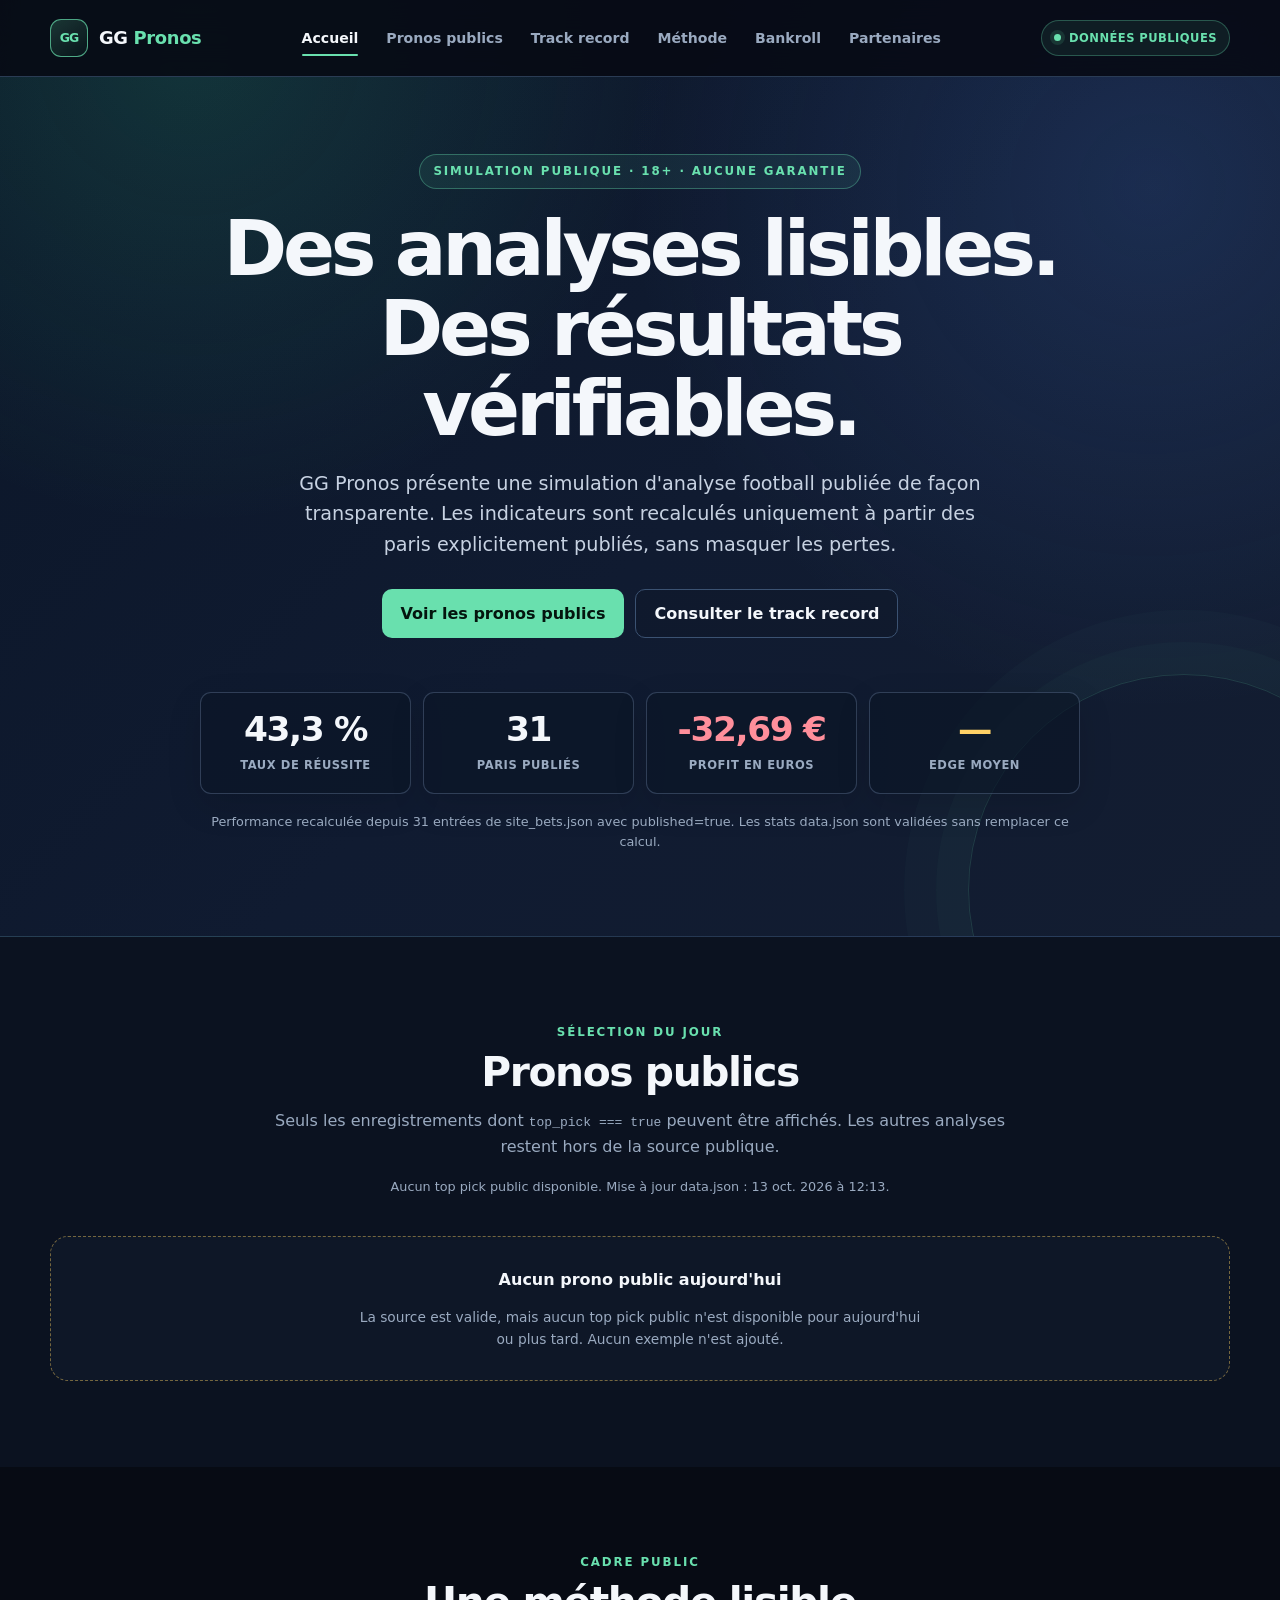
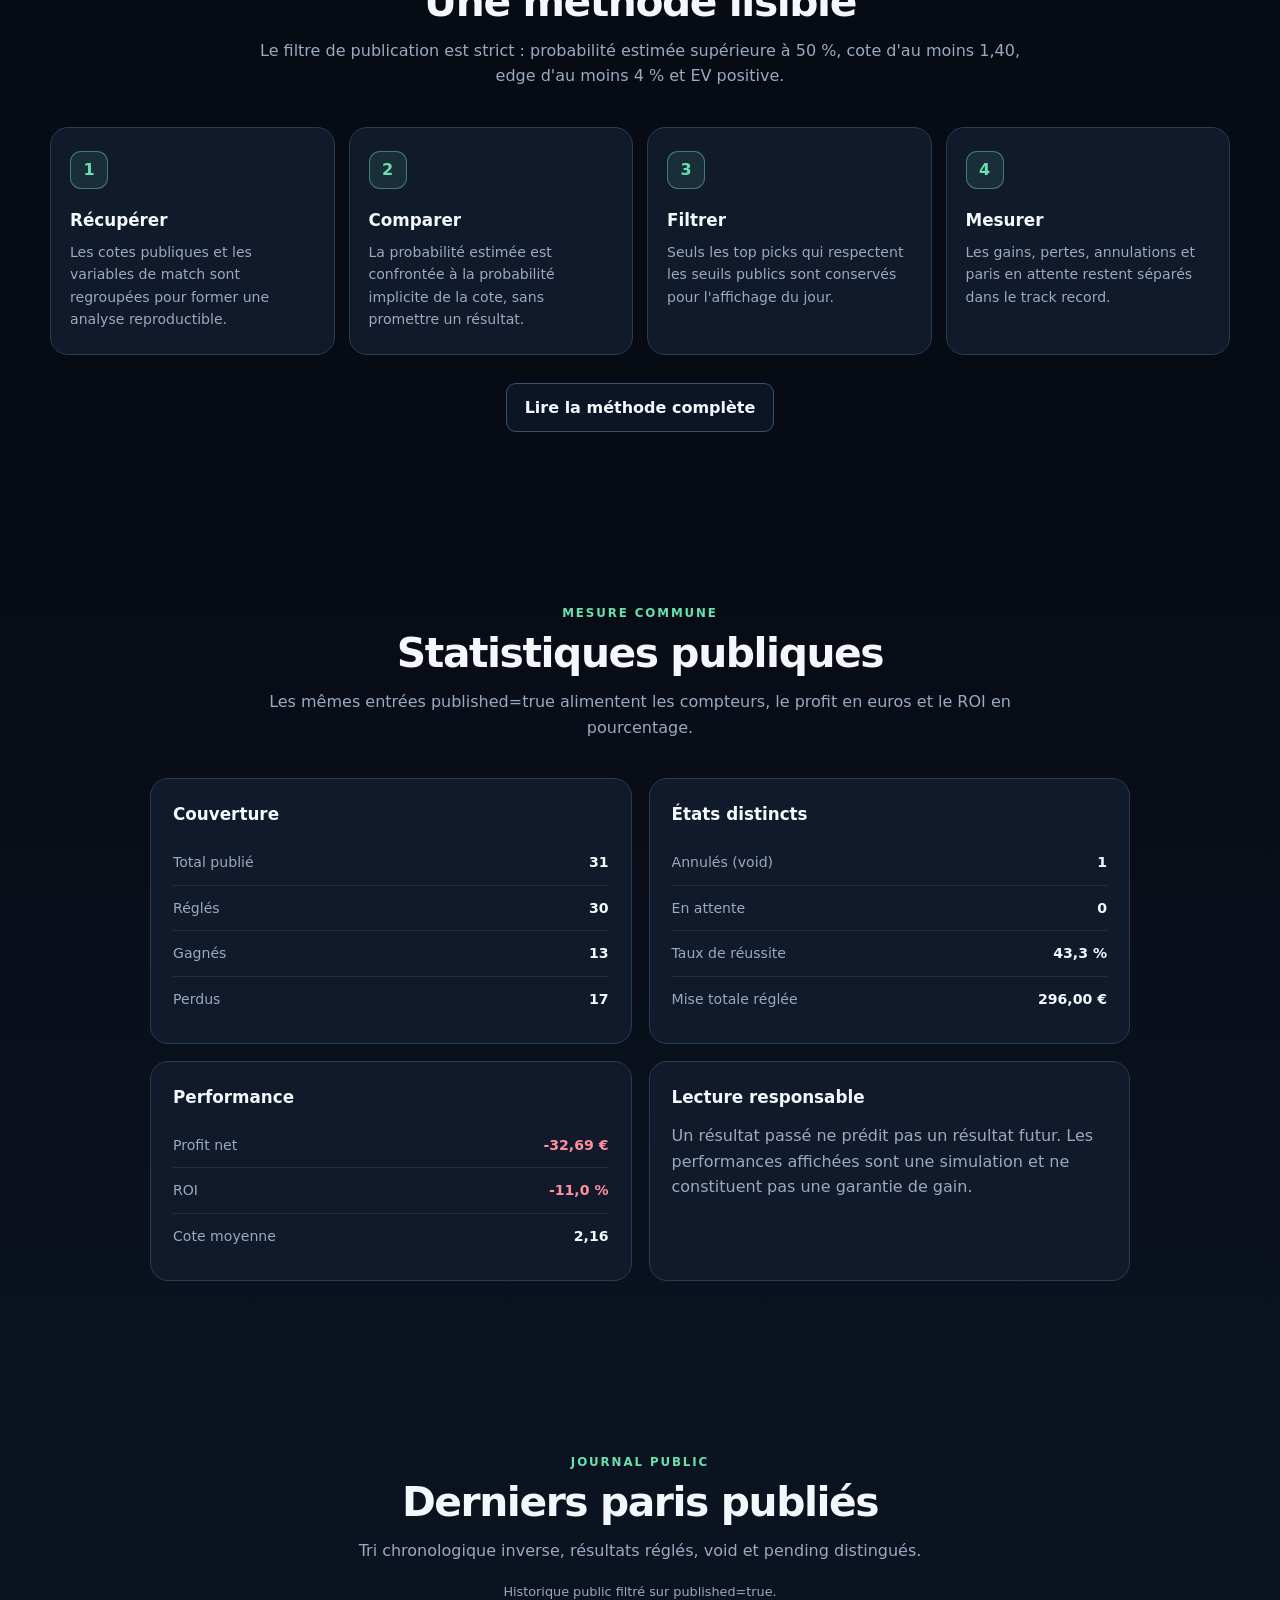
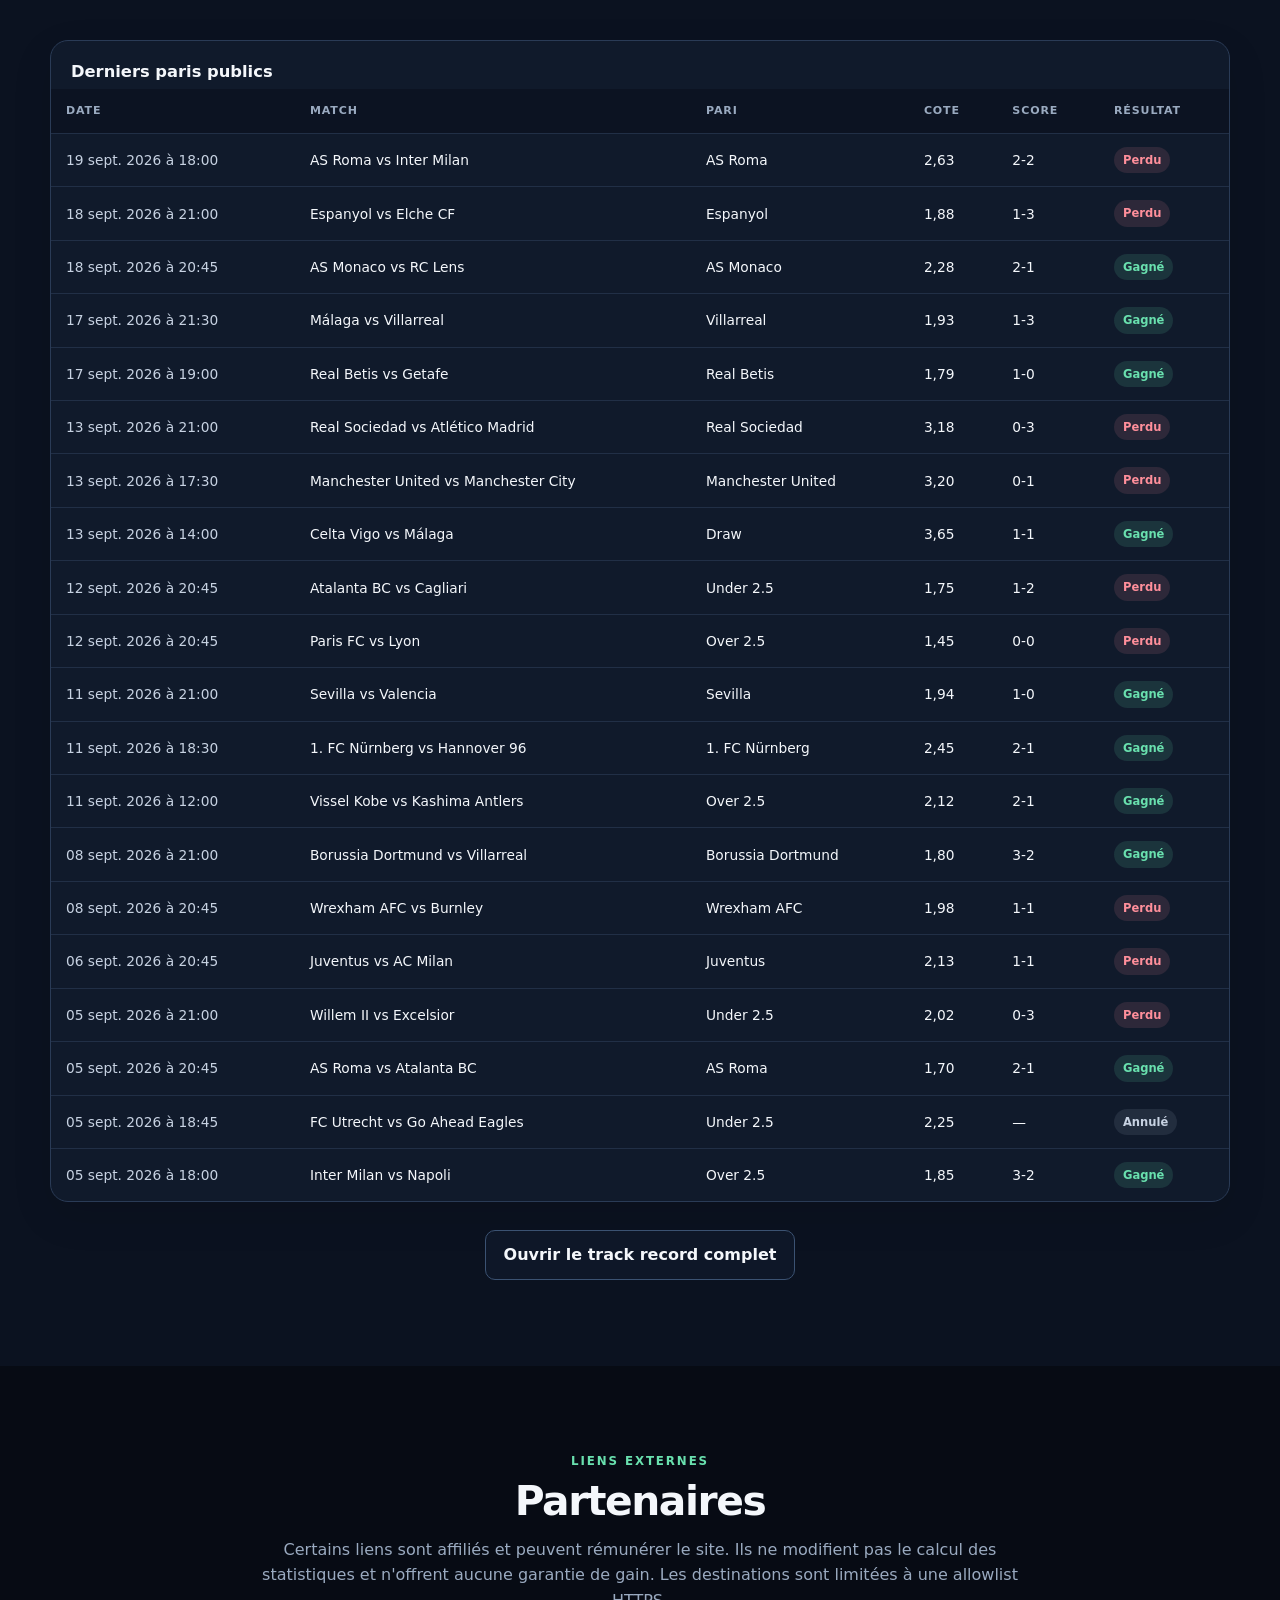
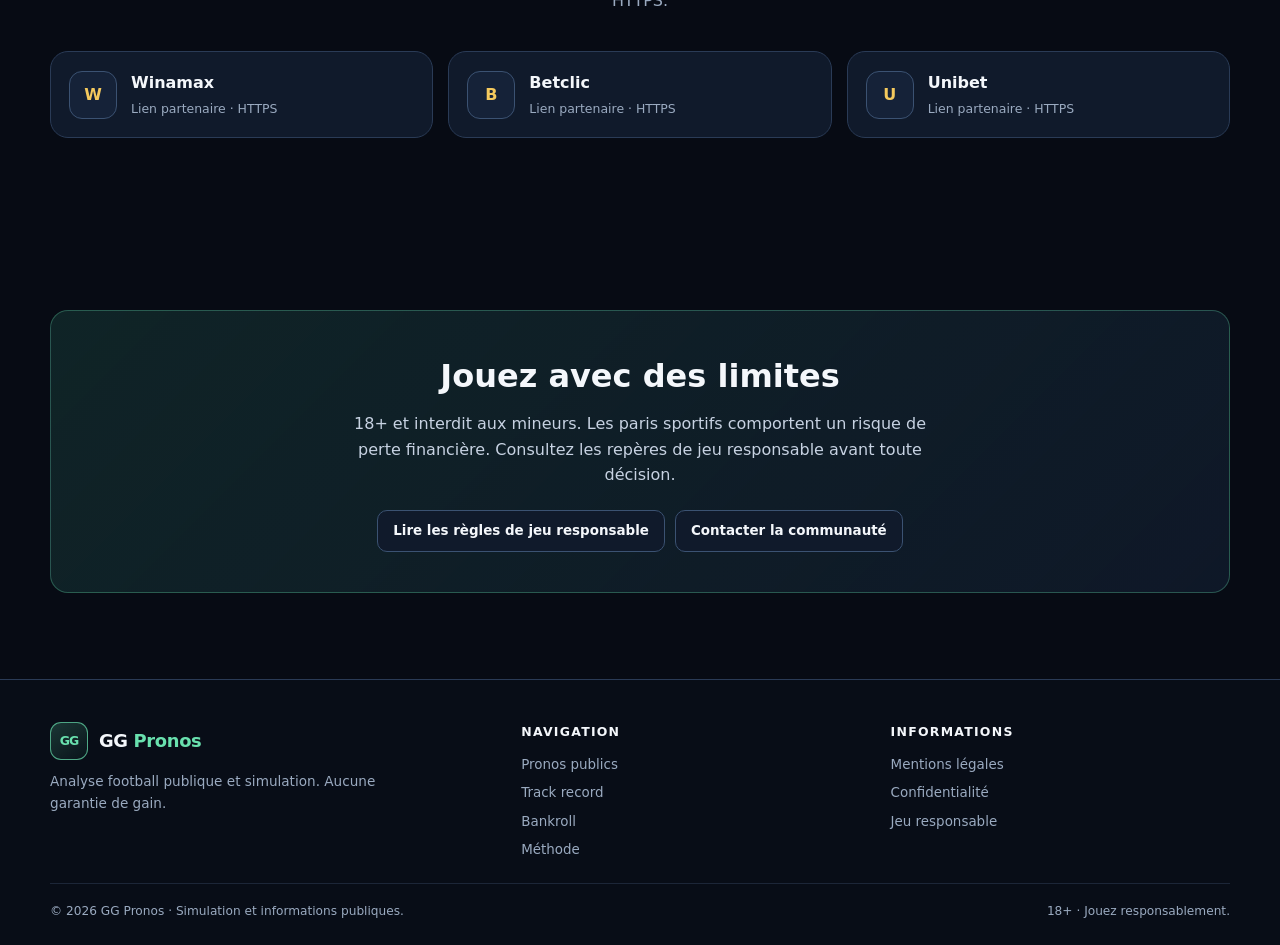
<file: index.html>
<!doctype html>
<html lang="fr">
<head>
    <meta charset="UTF-8">
    <meta name="viewport" content="width=device-width, initial-scale=1">
    <meta name="description" content="GG Pronos : analyse football publique, top picks de simulation et track record transparent. Aucune garantie de gain, 18+.">
    <link rel="canonical" href="https://lulu7755000-wq.github.io/ggpronos/">
    <meta property="og:type" content="website">
    <meta property="og:title" content="GG Pronos — Analyse football publique">
    <meta property="og:description" content="Top picks de simulation, track record public et méthode expliquée. 18+, aucune garantie de gain.">
    <meta property="og:url" content="https://lulu7755000-wq.github.io/ggpronos/">
    <meta property="og:image" content="https://lulu7755000-wq.github.io/ggpronos/ggpronos_banner.png">
    <link rel="stylesheet" href="style.css?v=20260925a">
    <script src="app.js?v=20260925a" defer></script>
</head>
<body data-page="home">
    <a class="skip-link" href="#contenu">Aller au contenu</a>
    <header class="site-header">
        <div class="container header-inner">
            <a class="brand" href="index.html" aria-label="GG Pronos, accueil">
                <span class="brand-mark" aria-hidden="true">GG</span>
                <span>GG <span class="brand-accent">Pronos</span></span>
            </a>
            <button class="menu-toggle" type="button" aria-expanded="false" aria-controls="primary-nav">
                <span>Menu</span>
                <span class="menu-bars" aria-hidden="true"></span>
            </button>
            <nav id="primary-nav" class="site-nav" aria-label="Navigation principale">
                <a class="nav-link" href="index.html" aria-current="page">Accueil</a>
                <a class="nav-link" href="index.html#pronos">Pronos publics</a>
                <a class="nav-link" href="track.html">Track record</a>
                <a class="nav-link" href="methode.html">Méthode</a>
                <a class="nav-link" href="bankroll.html">Bankroll</a>
                <a class="nav-link" href="#affiliations">Partenaires</a>
            </nav>
            <span class="status-pill"><span class="status-dot" aria-hidden="true"></span>Données publiques</span>
        </div>
    </header>

    <main id="contenu">
        <section class="hero" aria-labelledby="hero-title">
            <div class="container hero-inner">
                <p class="eyebrow">Simulation publique · 18+ · aucune garantie</p>
                <h1 id="hero-title">Des analyses lisibles. Des résultats vérifiables.</h1>
                <p class="hero-copy">GG Pronos présente une simulation d'analyse football publiée de façon transparente. Les indicateurs sont recalculés uniquement à partir des paris explicitement publiés, sans masquer les pertes.</p>
                <div class="hero-actions">
                    <a class="button" href="#pronos">Voir les pronos publics</a>
                    <a class="button button-secondary" href="track.html">Consulter le track record</a>
                </div>
                <div class="hero-stats" aria-label="Indicateurs publics">
                    <div class="stat-card"><div class="stat-value" id="win-rate">—</div><div class="stat-label">Taux de réussite</div></div>
                    <div class="stat-card"><div class="stat-value" id="total-bets">—</div><div class="stat-label">Paris publiés</div></div>
                    <div class="stat-card"><div class="stat-value" id="profit">—</div><div class="stat-label">Profit en euros</div></div>
                    <div class="stat-card"><div class="stat-value" id="edge">—</div><div class="stat-label">Edge moyen</div></div>
                </div>
                <p id="stats-source" class="source-note" role="status" aria-live="polite">Chargement des données publiques…</p>
            </div>
        </section>

        <section id="pronos" class="section pronos-section" aria-labelledby="pronos-title">
            <div class="container">
                <div class="section-heading">
                    <p class="section-kicker">Sélection du jour</p>
                    <h2 id="pronos-title" class="section-title">Pronos publics</h2>
                    <p class="section-subtitle">Seuls les enregistrements dont <code>top_pick === true</code> peuvent être affichés. Les autres analyses restent hors de la source publique.</p>
                    <p id="pronos-source" class="source-note" role="status" aria-live="polite">Chargement des pronos publics…</p>
                </div>
                <div id="pronos-container" class="pronos-grid" aria-live="polite">
                    <div class="loading-state" role="status"><strong>Chargement des pronos publics</strong><p>Lecture de data.json en cours.</p></div>
                </div>
            </div>
        </section>

        <section class="section" aria-labelledby="methode-title">
            <div class="container">
                <div class="section-heading">
                    <p class="section-kicker">Cadre public</p>
                    <h2 id="methode-title" class="section-title">Une méthode lisible</h2>
                    <p class="section-subtitle">Le filtre de publication est strict : probabilité estimée supérieure à 50 %, cote d'au moins 1,40, edge d'au moins 4 % et EV positive.</p>
                </div>
                <div class="steps-grid">
                    <article class="step-card"><div class="step-number">1</div><h3>Récupérer</h3><p>Les cotes publiques et les variables de match sont regroupées pour former une analyse reproductible.</p></article>
                    <article class="step-card"><div class="step-number">2</div><h3>Comparer</h3><p>La probabilité estimée est confrontée à la probabilité implicite de la cote, sans promettre un résultat.</p></article>
                    <article class="step-card"><div class="step-number">3</div><h3>Filtrer</h3><p>Seuls les top picks qui respectent les seuils publics sont conservés pour l'affichage du jour.</p></article>
                    <article class="step-card"><div class="step-number">4</div><h3>Mesurer</h3><p>Les gains, pertes, annulations et paris en attente restent séparés dans le track record.</p></article>
                </div>
                <div class="button-row"><a class="button button-secondary" href="methode.html">Lire la méthode complète</a></div>
            </div>
        </section>

        <section id="stats" class="section stats-section" aria-labelledby="stats-title">
            <div class="container">
                <div class="section-heading">
                    <p class="section-kicker">Mesure commune</p>
                    <h2 id="stats-title" class="section-title">Statistiques publiques</h2>
                    <p class="section-subtitle">Les mêmes entrées published=true alimentent les compteurs, le profit en euros et le ROI en pourcentage.</p>
                </div>
                <div class="stats-grid">
                    <article class="stat-panel">
                        <h3>Couverture</h3>
                        <div class="stat-list">
                            <div class="stat-line"><span>Total publié</span><strong id="stats-total" class="stat-line-value">—</strong></div>
                            <div class="stat-line"><span>Réglés</span><strong id="stats-settled" class="stat-line-value">—</strong></div>
                            <div class="stat-line"><span>Gagnés</span><strong id="stats-won" class="stat-line-value">—</strong></div>
                            <div class="stat-line"><span>Perdus</span><strong id="stats-lost" class="stat-line-value">—</strong></div>
                        </div>
                    </article>
                    <article class="stat-panel">
                        <h3>États distincts</h3>
                        <div class="stat-list">
                            <div class="stat-line"><span>Annulés (void)</span><strong id="stats-void" class="stat-line-value">—</strong></div>
                            <div class="stat-line"><span>En attente</span><strong id="stats-pending" class="stat-line-value">—</strong></div>
                            <div class="stat-line"><span>Taux de réussite</span><strong id="stats-winrate" class="stat-line-value">—</strong></div>
                            <div class="stat-line"><span>Mise totale réglée</span><strong id="stats-staked" class="stat-line-value">—</strong></div>
                        </div>
                    </article>
                    <article class="stat-panel">
                        <h3>Performance</h3>
                        <div class="stat-list">
                            <div class="stat-line"><span>Profit net</span><strong id="stats-profit" class="stat-line-value">—</strong></div>
                            <div class="stat-line"><span>ROI</span><strong id="stats-roi" class="stat-line-value">—</strong></div>
                            <div class="stat-line"><span>Cote moyenne</span><strong id="stats-odds" class="stat-line-value">—</strong></div>
                        </div>
                    </article>
                    <article class="stat-panel">
                        <h3>Lecture responsable</h3>
                        <p class="section-subtitle">Un résultat passé ne prédit pas un résultat futur. Les performances affichées sont une simulation et ne constituent pas une garantie de gain.</p>
                    </article>
                </div>
            </div>
        </section>

        <section id="historique" class="section history-section" aria-labelledby="history-title">
            <div class="container">
                <div class="section-heading">
                    <p class="section-kicker">Journal public</p>
                    <h2 id="history-title" class="section-title">Derniers paris publiés</h2>
                    <p class="section-subtitle">Tri chronologique inverse, résultats réglés, void et pending distingués.</p>
                    <p id="history-source" class="source-note" role="status" aria-live="polite">Chargement de l'historique public…</p>
                </div>
                <div class="table-card">
                    <div class="table-wrap">
                        <table class="data-table">
                            <caption>Derniers paris publics</caption>
                            <thead><tr><th scope="col">Date</th><th scope="col">Match</th><th scope="col">Pari</th><th scope="col">Cote</th><th scope="col">Score</th><th scope="col">Résultat</th></tr></thead>
                            <tbody id="history-body"><tr class="empty-row"><td colspan="6">Chargement de l'historique public…</td></tr></tbody>
                        </table>
                    </div>
                </div>
                <div class="button-row"><a class="button button-secondary" href="track.html">Ouvrir le track record complet</a></div>
            </div>
        </section>

        <section id="affiliations" class="section" aria-labelledby="partners-title">
            <div class="container">
                <div class="section-heading">
                    <p class="section-kicker">Liens externes</p>
                    <h2 id="partners-title" class="section-title">Partenaires</h2>
                    <p class="section-subtitle">Certains liens sont affiliés et peuvent rémunérer le site. Ils ne modifient pas le calcul des statistiques et n'offrent aucune garantie de gain. Les destinations sont limitées à une allowlist HTTPS.</p>
                </div>
                <div class="partner-grid">
                    <a class="partner-card" href="https://www.winamax.fr/parrainage/invite.php?code=GG7H9E" target="_blank" rel="noopener noreferrer"><span class="partner-mark" aria-hidden="true">W</span><span class="partner-copy"><strong>Winamax</strong><span>Lien partenaire · HTTPS</span></span></a>
                    <a class="partner-card" href="https://www.betclic.fr/" target="_blank" rel="noopener noreferrer"><span class="partner-mark" aria-hidden="true">B</span><span class="partner-copy"><strong>Betclic</strong><span>Lien partenaire · HTTPS</span></span></a>
                    <a class="partner-card" href="https://www.unibet.fr/" target="_blank" rel="noopener noreferrer"><span class="partner-mark" aria-hidden="true">U</span><span class="partner-copy"><strong>Unibet</strong><span>Lien partenaire · HTTPS</span></span></a>
                </div>
            </div>
        </section>

        <section class="section" aria-labelledby="responsibility-title">
            <div class="container">
                <div class="cta-panel">
                    <h2 id="responsibility-title">Jouez avec des limites</h2>
                    <p>18+ et interdit aux mineurs. Les paris sportifs comportent un risque de perte financière. Consultez les repères de jeu responsable avant toute décision.</p>
                    <div class="social-links">
                        <a class="social-link" href="jeu-responsable.html">Lire les règles de jeu responsable</a>
                        <a class="social-link" href="https://t.me/ggpronos" target="_blank" rel="noopener noreferrer">Contacter la communauté</a>
                    </div>
                </div>
            </div>
        </section>
    </main>

    <footer class="site-footer">
        <div class="container footer-inner">
            <div class="footer-brand">
                <a class="brand" href="index.html"><span class="brand-mark" aria-hidden="true">GG</span><span>GG <span class="brand-accent">Pronos</span></span></a>
                <p>Analyse football publique et simulation. Aucune garantie de gain.</p>
            </div>
            <div>
                <h2 class="footer-heading">Navigation</h2>
                <nav class="footer-links" aria-label="Navigation de pied de page"><a href="index.html#pronos">Pronos publics</a><a href="track.html">Track record</a><a href="bankroll.html">Bankroll</a><a href="methode.html">Méthode</a></nav>
            </div>
            <div>
                <h2 class="footer-heading">Informations</h2>
                <nav class="footer-links" aria-label="Informations légales"><a href="mentions.html">Mentions légales</a><a href="confidentialite.html">Confidentialité</a><a href="jeu-responsable.html">Jeu responsable</a></nav>
            </div>
        </div>
        <div class="container footer-bottom"><p>© 2026 GG Pronos · Simulation et informations publiques.</p><p>18+ · Jouez responsablement.</p></div>
    </footer>
</body>
</html>
</file>
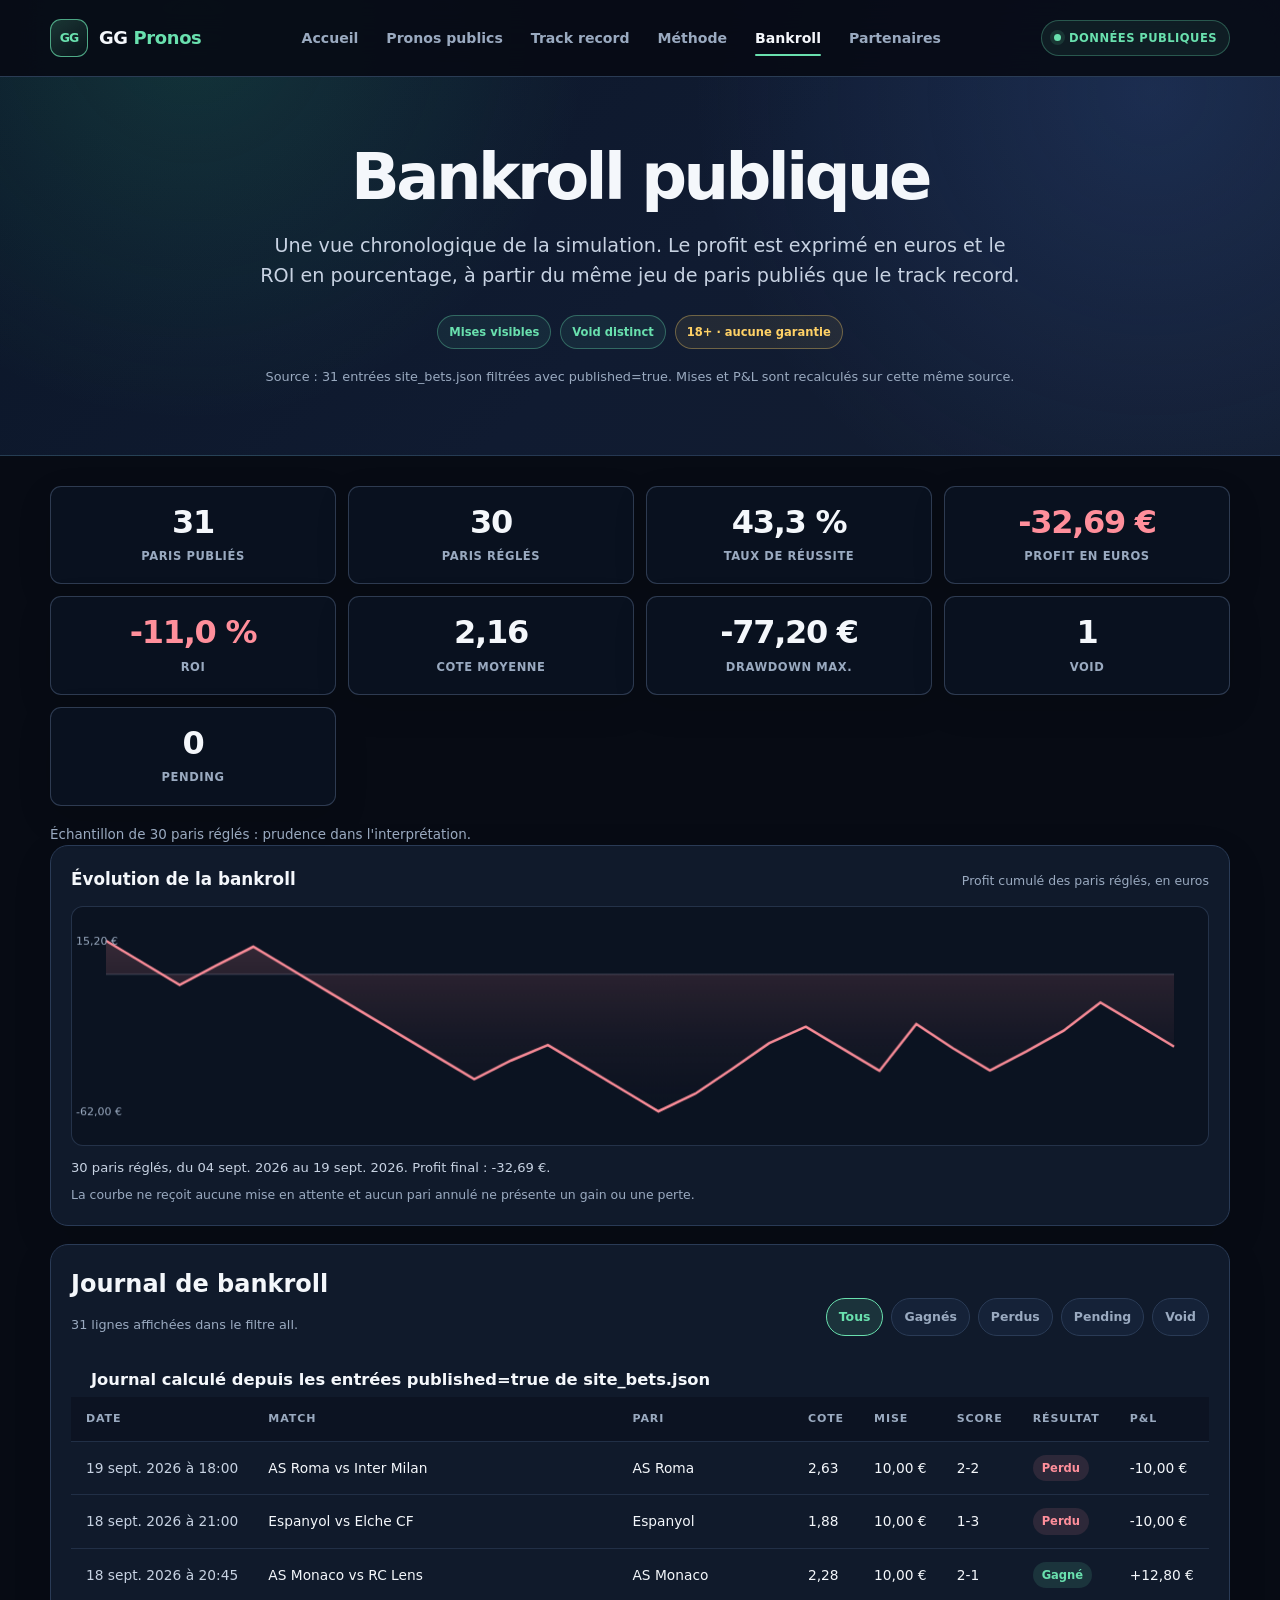
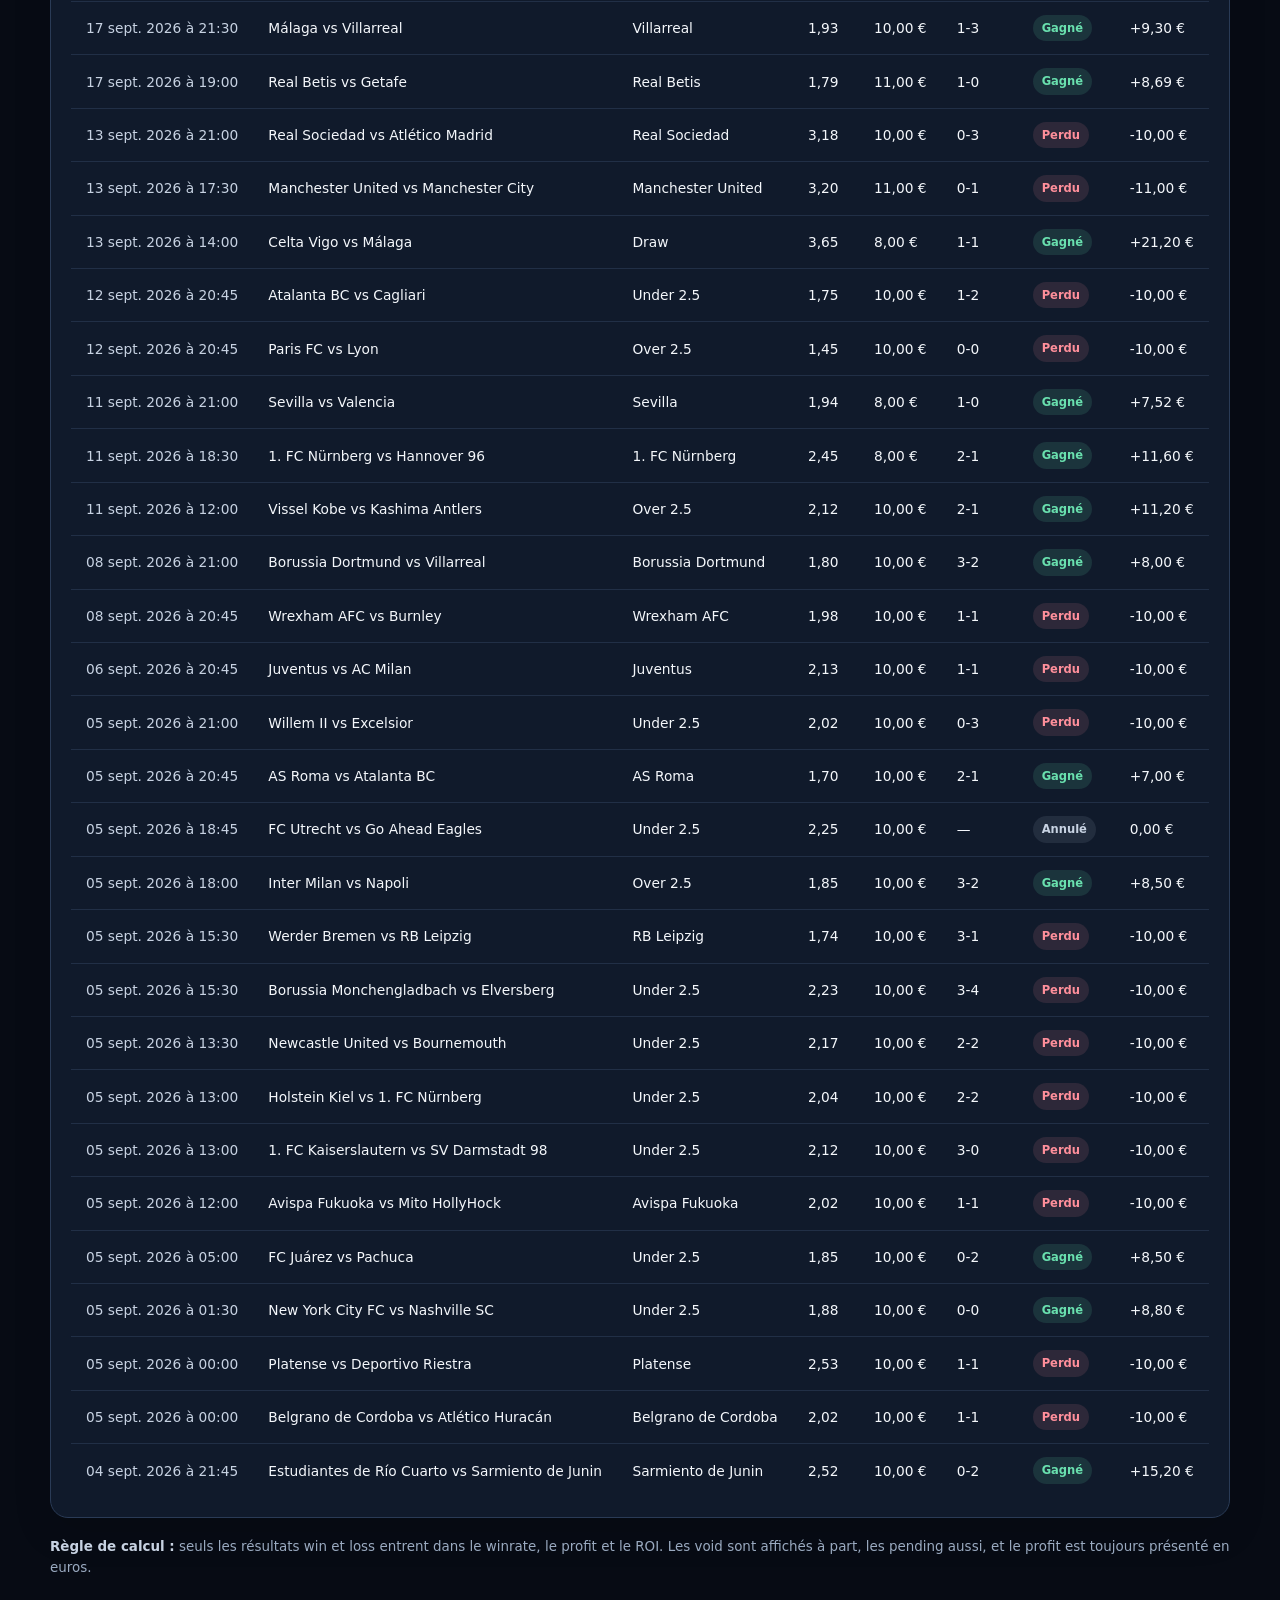
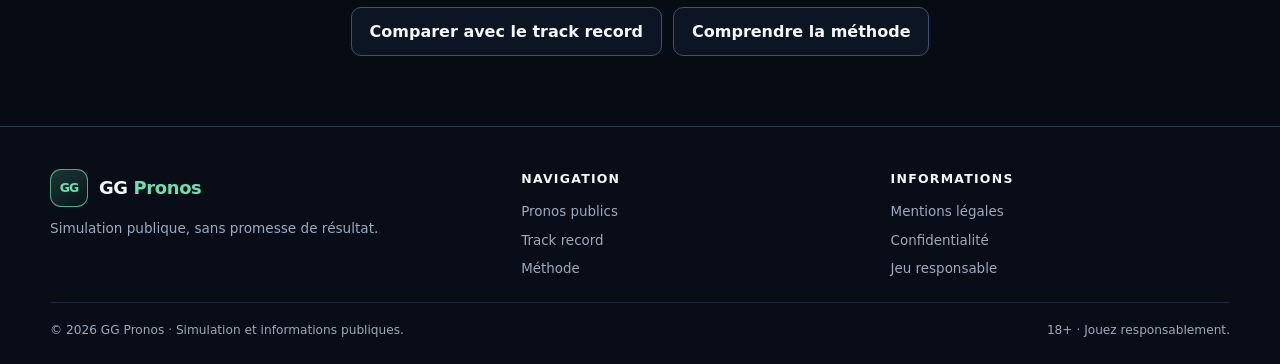
<file: bankroll.html>
<!doctype html>
<html lang="fr">
<head>
    <meta charset="UTF-8">
    <meta name="viewport" content="width=device-width, initial-scale=1">
    <title>Bankroll et ROI — GG Pronos</title>
    <meta name="description" content="Bankroll publique GG Pronos : profit en euros, ROI, void et pending distincts, calculés depuis site_bets.json. Simulation, 18+.">
    <link rel="canonical" href="https://lulu7755000-wq.github.io/ggpronos/bankroll.html">
    <meta property="og:title" content="Bankroll et ROI — GG Pronos">
    <meta property="og:description" content="Performance publique calculée sur les seuls paris publiés, sans données de remplacement.">
    <meta property="og:url" content="https://lulu7755000-wq.github.io/ggpronos/bankroll.html">
    <meta property="og:image" content="https://lulu7755000-wq.github.io/ggpronos/ggpronos_banner.png">
    <link rel="stylesheet" href="style.css?v=20260925a">
    <script src="app.js?v=20260925a" defer></script>
</head>
<body data-page="bankroll">
    <a class="skip-link" href="#contenu">Aller au contenu</a>
    <header class="site-header">
        <div class="container header-inner">
            <a class="brand" href="index.html" aria-label="GG Pronos, accueil">
                <span class="brand-mark" aria-hidden="true">GG</span>
                <span>GG <span class="brand-accent">Pronos</span></span>
            </a>
            <button class="menu-toggle" type="button" aria-expanded="false" aria-controls="primary-nav">
                <span>Menu</span>
                <span class="menu-bars" aria-hidden="true"></span>
            </button>
            <nav id="primary-nav" class="site-nav" aria-label="Navigation principale">
                <a class="nav-link" href="index.html">Accueil</a>
                <a class="nav-link" href="index.html#pronos">Pronos publics</a>
                <a class="nav-link" href="track.html">Track record</a>
                <a class="nav-link" href="methode.html">Méthode</a>
                <a class="nav-link" href="bankroll.html" aria-current="page">Bankroll</a>
                <a class="nav-link" href="index.html#affiliations">Partenaires</a>
            </nav>
            <span class="status-pill"><span class="status-dot" aria-hidden="true"></span>Données publiques</span>
        </div>
    </header>

    <main id="contenu">
        <section class="page-hero" aria-labelledby="bankroll-title">
            <div class="container">
                <h1 id="bankroll-title">Bankroll publique</h1>
                <p class="page-hero-copy">Une vue chronologique de la simulation. Le profit est exprimé en euros et le ROI en pourcentage, à partir du même jeu de paris publiés que le track record.</p>
                <div class="badge-row"><span class="badge">Mises visibles</span><span class="badge">Void distinct</span><span class="badge badge-warning">18+ · aucune garantie</span></div>
                <p id="bankroll-source" class="source-note" role="status" aria-live="polite">Chargement de la source publique…</p>
            </div>
        </section>

        <div class="container page-shell">
            <div class="performance-stats" aria-label="Indicateurs de bankroll">
                <article class="metric-card"><div class="metric-value" id="bankroll-total">—</div><div class="metric-label">Paris publiés</div></article>
                <article class="metric-card"><div class="metric-value" id="bankroll-settled">—</div><div class="metric-label">Paris réglés</div></article>
                <article class="metric-card"><div class="metric-value" id="bankroll-winrate">—</div><div class="metric-label">Taux de réussite</div></article>
                <article class="metric-card"><div class="metric-value" id="bankroll-profit">—</div><div class="metric-label">Profit en euros</div></article>
                <article class="metric-card"><div class="metric-value" id="bankroll-roi">—</div><div class="metric-label">ROI</div></article>
                <article class="metric-card"><div class="metric-value" id="bankroll-odds">—</div><div class="metric-label">Cote moyenne</div></article>
                <article class="metric-card"><div class="metric-value" id="bankroll-drawdown">—</div><div class="metric-label">Drawdown max.</div></article>
                <article class="metric-card"><div class="metric-value" id="bankroll-void">—</div><div class="metric-label">Void</div></article>
                <article class="metric-card"><div class="metric-value" id="bankroll-pending">—</div><div class="metric-label">Pending</div></article>
            </div>
            <p id="bankroll-sample" class="performance-note">Chargement de l'échantillon public…</p>

            <section class="chart-card" aria-labelledby="bankroll-curve-title">
                <div class="chart-heading"><h2 id="bankroll-curve-title">Évolution de la bankroll</h2><p>Profit cumulé des paris réglés, en euros</p></div>
                <canvas id="bankroll-chart" class="chart-canvas" data-fallback="bankroll-chart-fallback" role="img" aria-describedby="bankroll-chart-fallback">Le résumé textuel de la courbe apparaîtra ici.</canvas>
                <p id="bankroll-chart-fallback" class="chart-fallback">Le résumé textuel de la courbe apparaîtra ici.</p>
                <p class="chart-note">La courbe ne reçoit aucune mise en attente et aucun pari annulé ne présente un gain ou une perte.</p>
            </section>

            <section class="content-card" aria-labelledby="bankroll-table-title">
                <div class="table-toolbar">
                    <div>
                        <h2 id="bankroll-table-title">Journal de bankroll</h2>
                        <p id="bankroll-table-status" class="table-status" role="status" aria-live="polite">Chargement du tableau…</p>
                    </div>
                    <fieldset id="bankroll-filters" class="filters">
                        <legend class="visually-hidden">Filtrer les paris publics</legend>
                        <button class="filter-chip" type="button" data-filter="all" aria-pressed="true">Tous</button>
                        <button class="filter-chip" type="button" data-filter="win" aria-pressed="false">Gagnés</button>
                        <button class="filter-chip" type="button" data-filter="loss" aria-pressed="false">Perdus</button>
                        <button class="filter-chip" type="button" data-filter="pending" aria-pressed="false">Pending</button>
                        <button class="filter-chip" type="button" data-filter="void" aria-pressed="false">Void</button>
                    </fieldset>
                </div>
                <div class="table-wrap">
                    <table class="data-table">
                        <caption>Journal calculé depuis les entrées published=true de site_bets.json</caption>
                        <thead><tr><th scope="col">Date</th><th scope="col">Match</th><th scope="col">Pari</th><th scope="col">Cote</th><th scope="col">Mise</th><th scope="col">Score</th><th scope="col">Résultat</th><th scope="col">P&amp;L</th></tr></thead>
                        <tbody id="bankroll-rows"><tr class="empty-row"><td colspan="8">Chargement des paris publics…</td></tr></tbody>
                    </table>
                </div>
            </section>

            <div class="performance-note"><strong>Règle de calcul :</strong> seuls les résultats win et loss entrent dans le winrate, le profit et le ROI. Les void sont affichés à part, les pending aussi, et le profit est toujours présenté en euros.</div>
            <div class="button-row"><a class="button button-secondary" href="track.html">Comparer avec le track record</a><a class="button button-secondary" href="methode.html">Comprendre la méthode</a></div>
        </div>
    </main>

    <footer class="site-footer">
        <div class="container footer-inner">
            <div class="footer-brand"><a class="brand" href="index.html"><span class="brand-mark" aria-hidden="true">GG</span><span>GG <span class="brand-accent">Pronos</span></span></a><p>Simulation publique, sans promesse de résultat.</p></div>
            <div><h2 class="footer-heading">Navigation</h2><nav class="footer-links" aria-label="Navigation de pied de page"><a href="index.html#pronos">Pronos publics</a><a href="track.html">Track record</a><a href="methode.html">Méthode</a></nav></div>
            <div><h2 class="footer-heading">Informations</h2><nav class="footer-links" aria-label="Informations légales"><a href="mentions.html">Mentions légales</a><a href="confidentialite.html">Confidentialité</a><a href="jeu-responsable.html">Jeu responsable</a></nav></div>
        </div>
        <div class="container footer-bottom"><p>© 2026 GG Pronos · Simulation et informations publiques.</p><p>18+ · Jouez responsablement.</p></div>
    </footer>
</body>
</html>
</file>
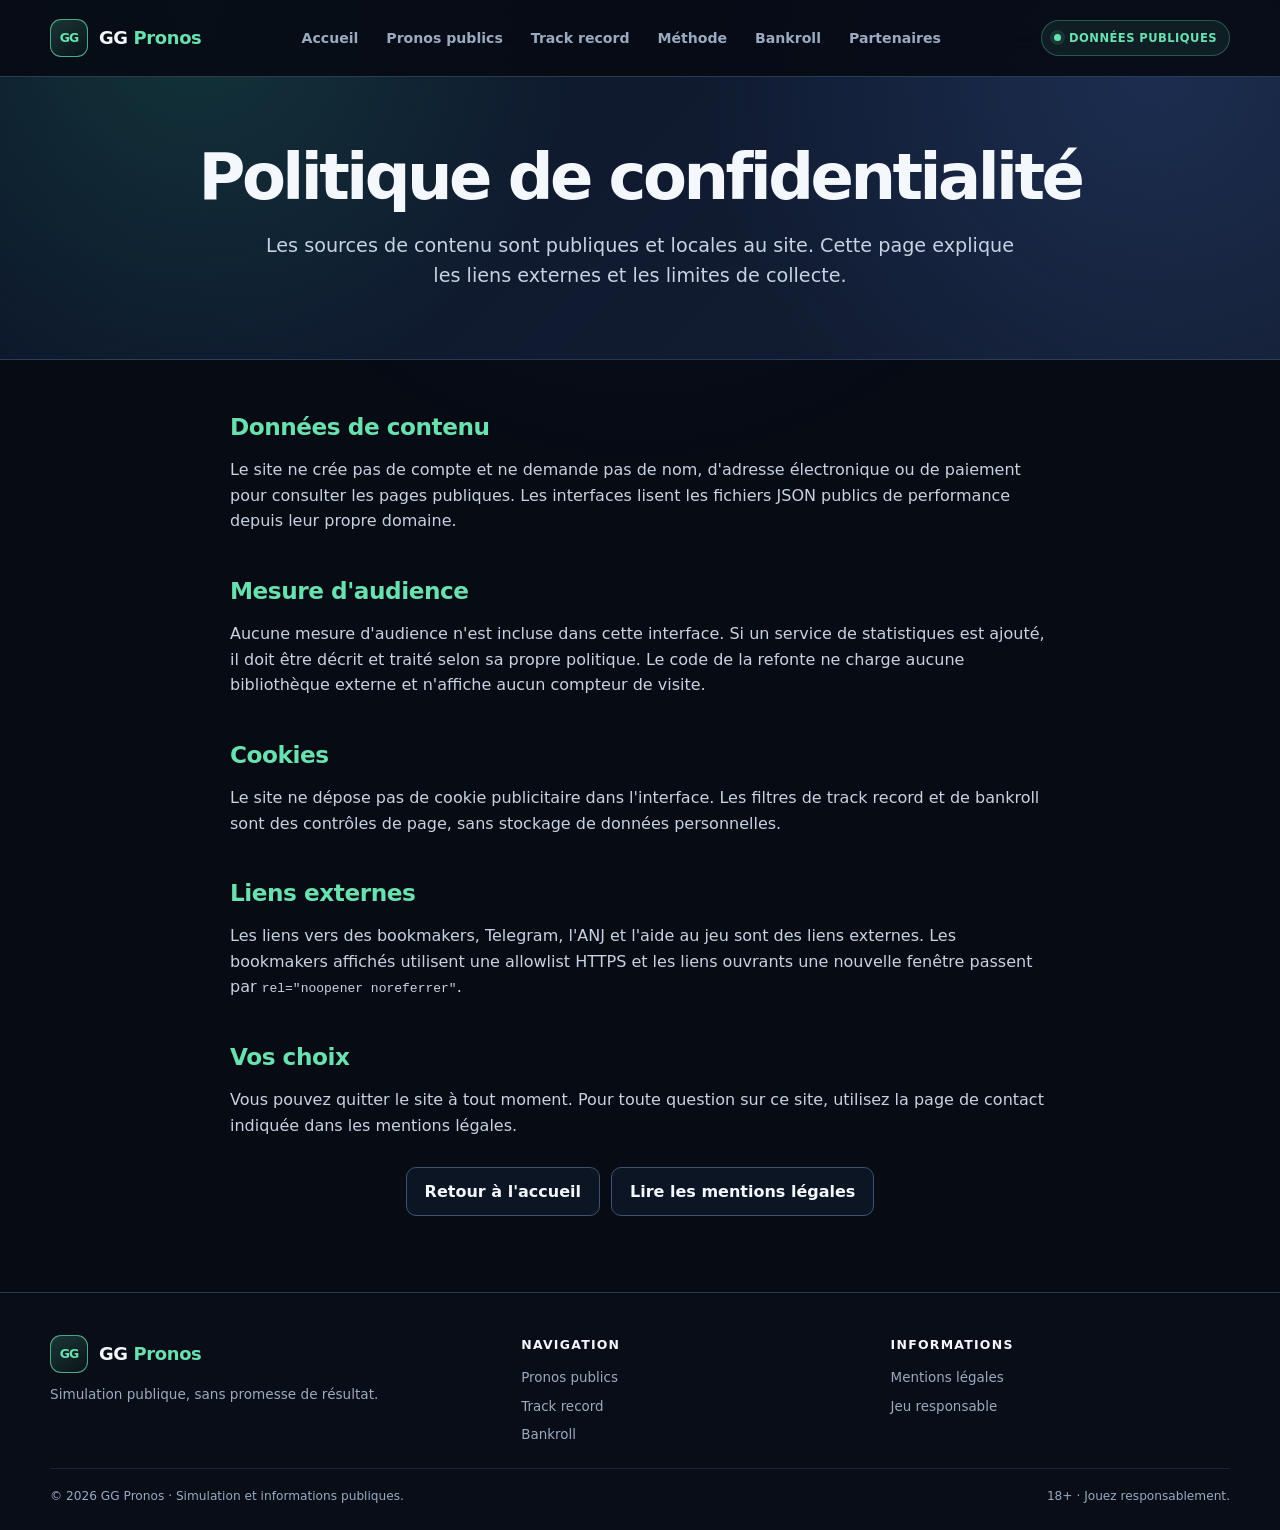
<file: confidentialite.html>
<!doctype html>
<html lang="fr">
<head>
    <meta charset="UTF-8">
    <meta name="viewport" content="width=device-width, initial-scale=1">
    <title>Confidentialité — GG Pronos</title>
    <meta name="description" content="Politique de confidentialité de GG Pronos : sources JSON publiques, liens externes et données de fréquentation.">
    <link rel="canonical" href="https://lulu7755000-wq.github.io/ggpronos/confidentialite.html">
    <link rel="stylesheet" href="style.css?v=20260925a">
    <script src="app.js?v=20260925a" defer></script>
</head>
<body data-page="legal">
    <a class="skip-link" href="#contenu">Aller au contenu</a>
    <header class="site-header">
        <div class="container header-inner">
            <a class="brand" href="index.html" aria-label="GG Pronos, accueil"><span class="brand-mark" aria-hidden="true">GG</span><span>GG <span class="brand-accent">Pronos</span></span></a>
            <button class="menu-toggle" type="button" aria-expanded="false" aria-controls="primary-nav"><span>Menu</span><span class="menu-bars" aria-hidden="true"></span></button>
            <nav id="primary-nav" class="site-nav" aria-label="Navigation principale">
                <a class="nav-link" href="index.html">Accueil</a><a class="nav-link" href="index.html#pronos">Pronos publics</a><a class="nav-link" href="track.html">Track record</a><a class="nav-link" href="methode.html">Méthode</a><a class="nav-link" href="bankroll.html">Bankroll</a><a class="nav-link" href="index.html#affiliations">Partenaires</a>
            </nav>
            <span class="status-pill"><span class="status-dot" aria-hidden="true"></span>Données publiques</span>
        </div>
    </header>

    <main id="contenu">
        <section class="page-hero" aria-labelledby="privacy-title"><div class="container"><h1 id="privacy-title">Politique de confidentialité</h1><p class="page-hero-copy">Les sources de contenu sont publiques et locales au site. Cette page explique les liens externes et les limites de collecte.</p></div></section>
        <div class="container page-content prose">
            <h2>Données de contenu</h2>
            <p>Le site ne crée pas de compte et ne demande pas de nom, d'adresse électronique ou de paiement pour consulter les pages publiques. Les interfaces lisent les fichiers JSON publics de performance depuis leur propre domaine.</p>

            <h2>Mesure d'audience</h2>
            <p>Aucune mesure d'audience n'est incluse dans cette interface. Si un service de statistiques est ajouté, il doit être décrit et traité selon sa propre politique. Le code de la refonte ne charge aucune bibliothèque externe et n'affiche aucun compteur de visite.</p>

            <h2>Cookies</h2>
            <p>Le site ne dépose pas de cookie publicitaire dans l'interface. Les filtres de track record et de bankroll sont des contrôles de page, sans stockage de données personnelles.</p>

            <h2>Liens externes</h2>
            <p>Les liens vers des bookmakers, Telegram, l'ANJ et l'aide au jeu sont des liens externes. Les bookmakers affichés utilisent une allowlist HTTPS et les liens ouvrants une nouvelle fenêtre passent par <code>rel="noopener noreferrer"</code>.</p>

            <h2>Vos choix</h2>
            <p>Vous pouvez quitter le site à tout moment. Pour toute question sur ce site, utilisez la page de contact indiquée dans les mentions légales.</p>

            <div class="button-row"><a class="button button-secondary" href="index.html">Retour à l'accueil</a><a class="button button-secondary" href="mentions.html">Lire les mentions légales</a></div>
        </div>
    </main>

    <footer class="site-footer">
        <div class="container footer-inner">
            <div class="footer-brand"><a class="brand" href="index.html"><span class="brand-mark" aria-hidden="true">GG</span><span>GG <span class="brand-accent">Pronos</span></span></a><p>Simulation publique, sans promesse de résultat.</p></div>
            <div><h2 class="footer-heading">Navigation</h2><nav class="footer-links" aria-label="Navigation de pied de page"><a href="index.html#pronos">Pronos publics</a><a href="track.html">Track record</a><a href="bankroll.html">Bankroll</a></nav></div>
            <div><h2 class="footer-heading">Informations</h2><nav class="footer-links" aria-label="Informations légales"><a href="mentions.html">Mentions légales</a><a href="jeu-responsable.html">Jeu responsable</a></nav></div>
        </div>
        <div class="container footer-bottom"><p>© 2026 GG Pronos · Simulation et informations publiques.</p><p>18+ · Jouez responsablement.</p></div>
    </footer>
</body>
</html>
</file>
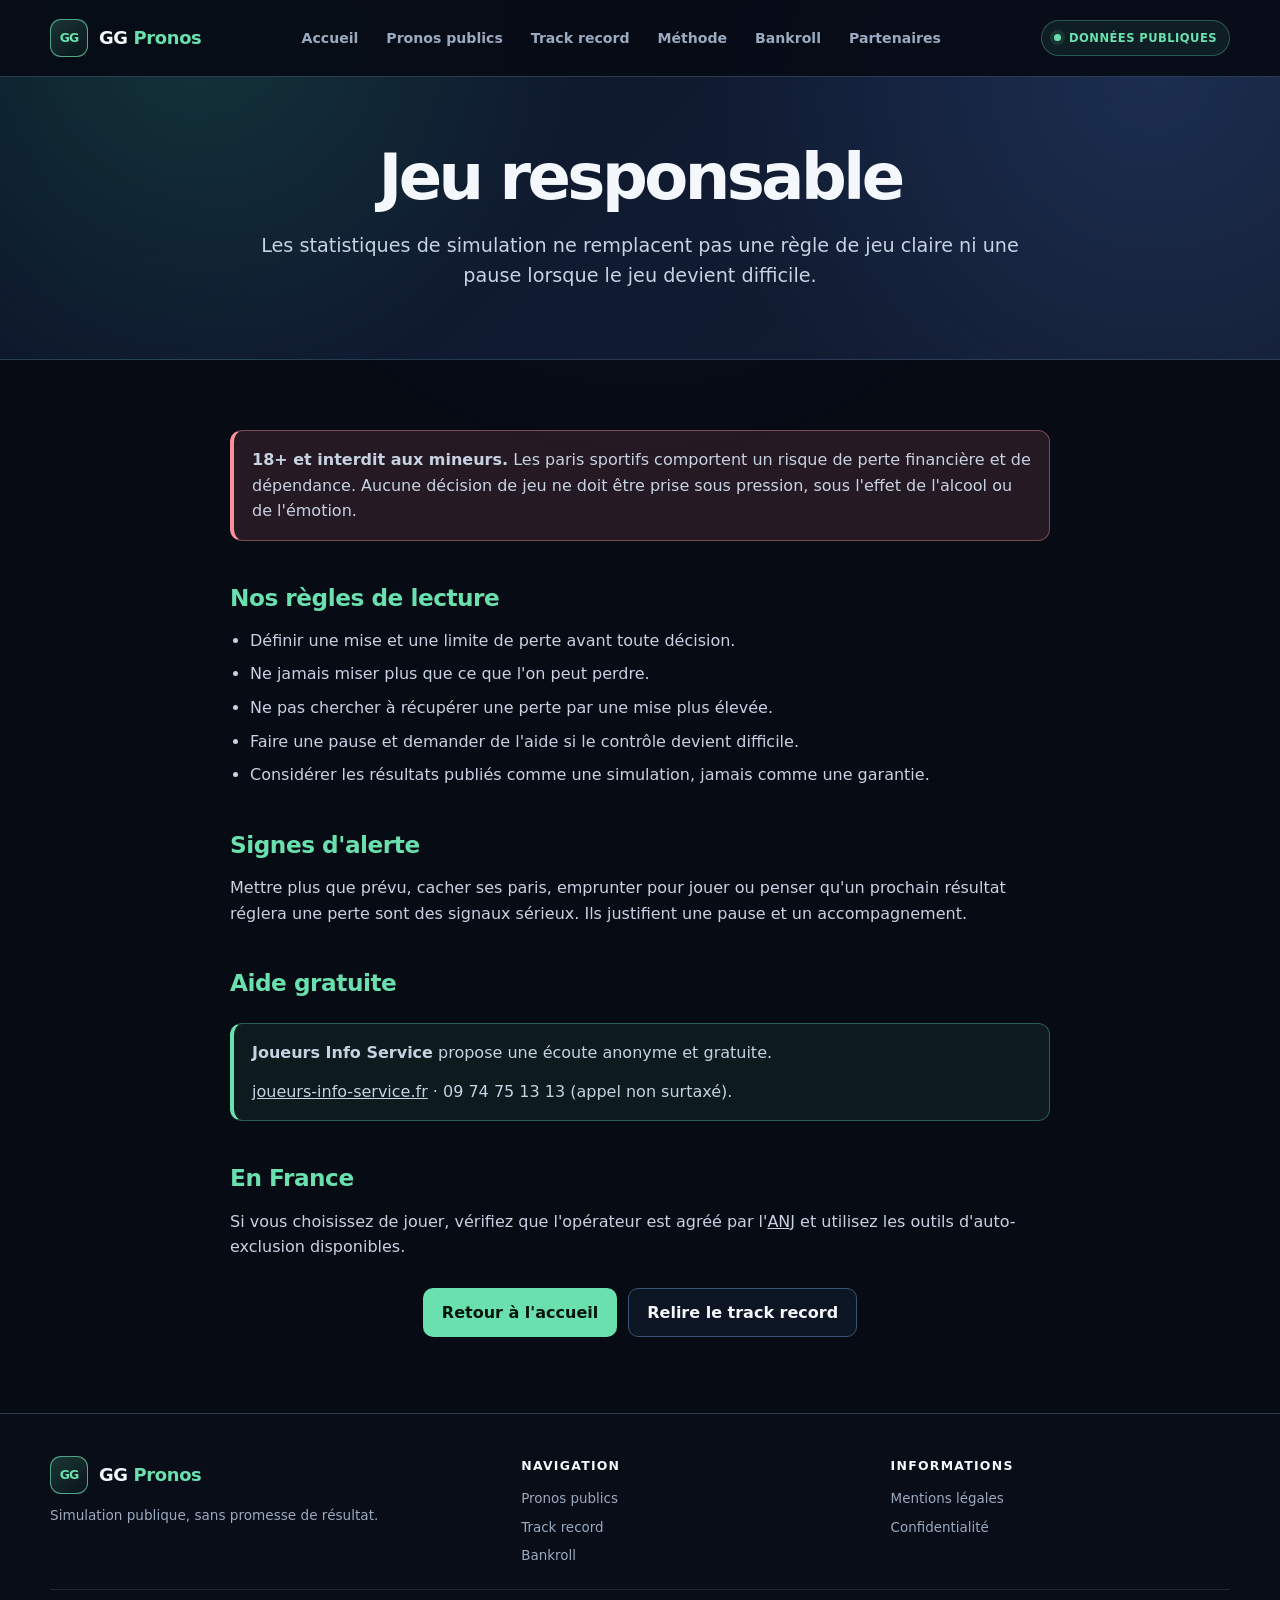
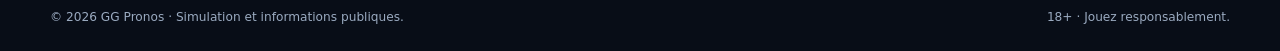
<file: jeu-responsable.html>
<!doctype html>
<html lang="fr">
<head>
    <meta charset="UTF-8">
    <meta name="viewport" content="width=device-width, initial-scale=1">
    <title>Jeu responsable — GG Pronos</title>
    <meta name="description" content="Règles de jeu responsable, signes d'alerte et aide gratuite pour GG Pronos. 18+ et aucune garantie de gain.">
    <link rel="canonical" href="https://lulu7755000-wq.github.io/ggpronos/jeu-responsable.html">
    <link rel="stylesheet" href="style.css?v=20260925a">
    <script src="app.js?v=20260925a" defer></script>
</head>
<body data-page="legal">
    <a class="skip-link" href="#contenu">Aller au contenu</a>
    <header class="site-header">
        <div class="container header-inner">
            <a class="brand" href="index.html" aria-label="GG Pronos, accueil"><span class="brand-mark" aria-hidden="true">GG</span><span>GG <span class="brand-accent">Pronos</span></span></a>
            <button class="menu-toggle" type="button" aria-expanded="false" aria-controls="primary-nav"><span>Menu</span><span class="menu-bars" aria-hidden="true"></span></button>
            <nav id="primary-nav" class="site-nav" aria-label="Navigation principale">
                <a class="nav-link" href="index.html">Accueil</a><a class="nav-link" href="index.html#pronos">Pronos publics</a><a class="nav-link" href="track.html">Track record</a><a class="nav-link" href="methode.html">Méthode</a><a class="nav-link" href="bankroll.html">Bankroll</a><a class="nav-link" href="index.html#affiliations">Partenaires</a>
            </nav>
            <span class="status-pill"><span class="status-dot" aria-hidden="true"></span>Données publiques</span>
        </div>
    </header>

    <main id="contenu">
        <section class="page-hero" aria-labelledby="responsible-title"><div class="container"><h1 id="responsible-title">Jeu responsable</h1><p class="page-hero-copy">Les statistiques de simulation ne remplacent pas une règle de jeu claire ni une pause lorsque le jeu devient difficile.</p></div></section>
        <div class="container page-content prose">
            <div class="warning"><strong>18+ et interdit aux mineurs.</strong> Les paris sportifs comportent un risque de perte financière et de dépendance. Aucune décision de jeu ne doit être prise sous pression, sous l'effet de l'alcool ou de l'émotion.</div>

            <h2>Nos règles de lecture</h2>
            <ul class="legal-list">
                <li>Définir une mise et une limite de perte avant toute décision.</li>
                <li>Ne jamais miser plus que ce que l'on peut perdre.</li>
                <li>Ne pas chercher à récupérer une perte par une mise plus élevée.</li>
                <li>Faire une pause et demander de l'aide si le contrôle devient difficile.</li>
                <li>Considérer les résultats publiés comme une simulation, jamais comme une garantie.</li>
            </ul>

            <h2>Signes d'alerte</h2>
            <p>Mettre plus que prévu, cacher ses paris, emprunter pour jouer ou penser qu'un prochain résultat réglera une perte sont des signaux sérieux. Ils justifient une pause et un accompagnement.</p>

            <h2>Aide gratuite</h2>
            <div class="callout"><p><strong>Joueurs Info Service</strong> propose une écoute anonyme et gratuite.</p><p><a href="https://www.joueurs-info-service.fr" target="_blank" rel="noopener noreferrer">joueurs-info-service.fr</a> · 09 74 75 13 13 (appel non surtaxé).</p></div>

            <h2>En France</h2>
            <p>Si vous choisissez de jouer, vérifiez que l'opérateur est agréé par l'<a href="https://www.anj.fr" target="_blank" rel="noopener noreferrer">ANJ</a> et utilisez les outils d'auto-exclusion disponibles.</p>

            <div class="button-row"><a class="button" href="index.html">Retour à l'accueil</a><a class="button button-secondary" href="track.html">Relire le track record</a></div>
        </div>
    </main>

    <footer class="site-footer">
        <div class="container footer-inner">
            <div class="footer-brand"><a class="brand" href="index.html"><span class="brand-mark" aria-hidden="true">GG</span><span>GG <span class="brand-accent">Pronos</span></span></a><p>Simulation publique, sans promesse de résultat.</p></div>
            <div><h2 class="footer-heading">Navigation</h2><nav class="footer-links" aria-label="Navigation de pied de page"><a href="index.html#pronos">Pronos publics</a><a href="track.html">Track record</a><a href="bankroll.html">Bankroll</a></nav></div>
            <div><h2 class="footer-heading">Informations</h2><nav class="footer-links" aria-label="Informations légales"><a href="mentions.html">Mentions légales</a><a href="confidentialite.html">Confidentialité</a></nav></div>
        </div>
        <div class="container footer-bottom"><p>© 2026 GG Pronos · Simulation et informations publiques.</p><p>18+ · Jouez responsablement.</p></div>
    </footer>
</body>
</html>
</file>
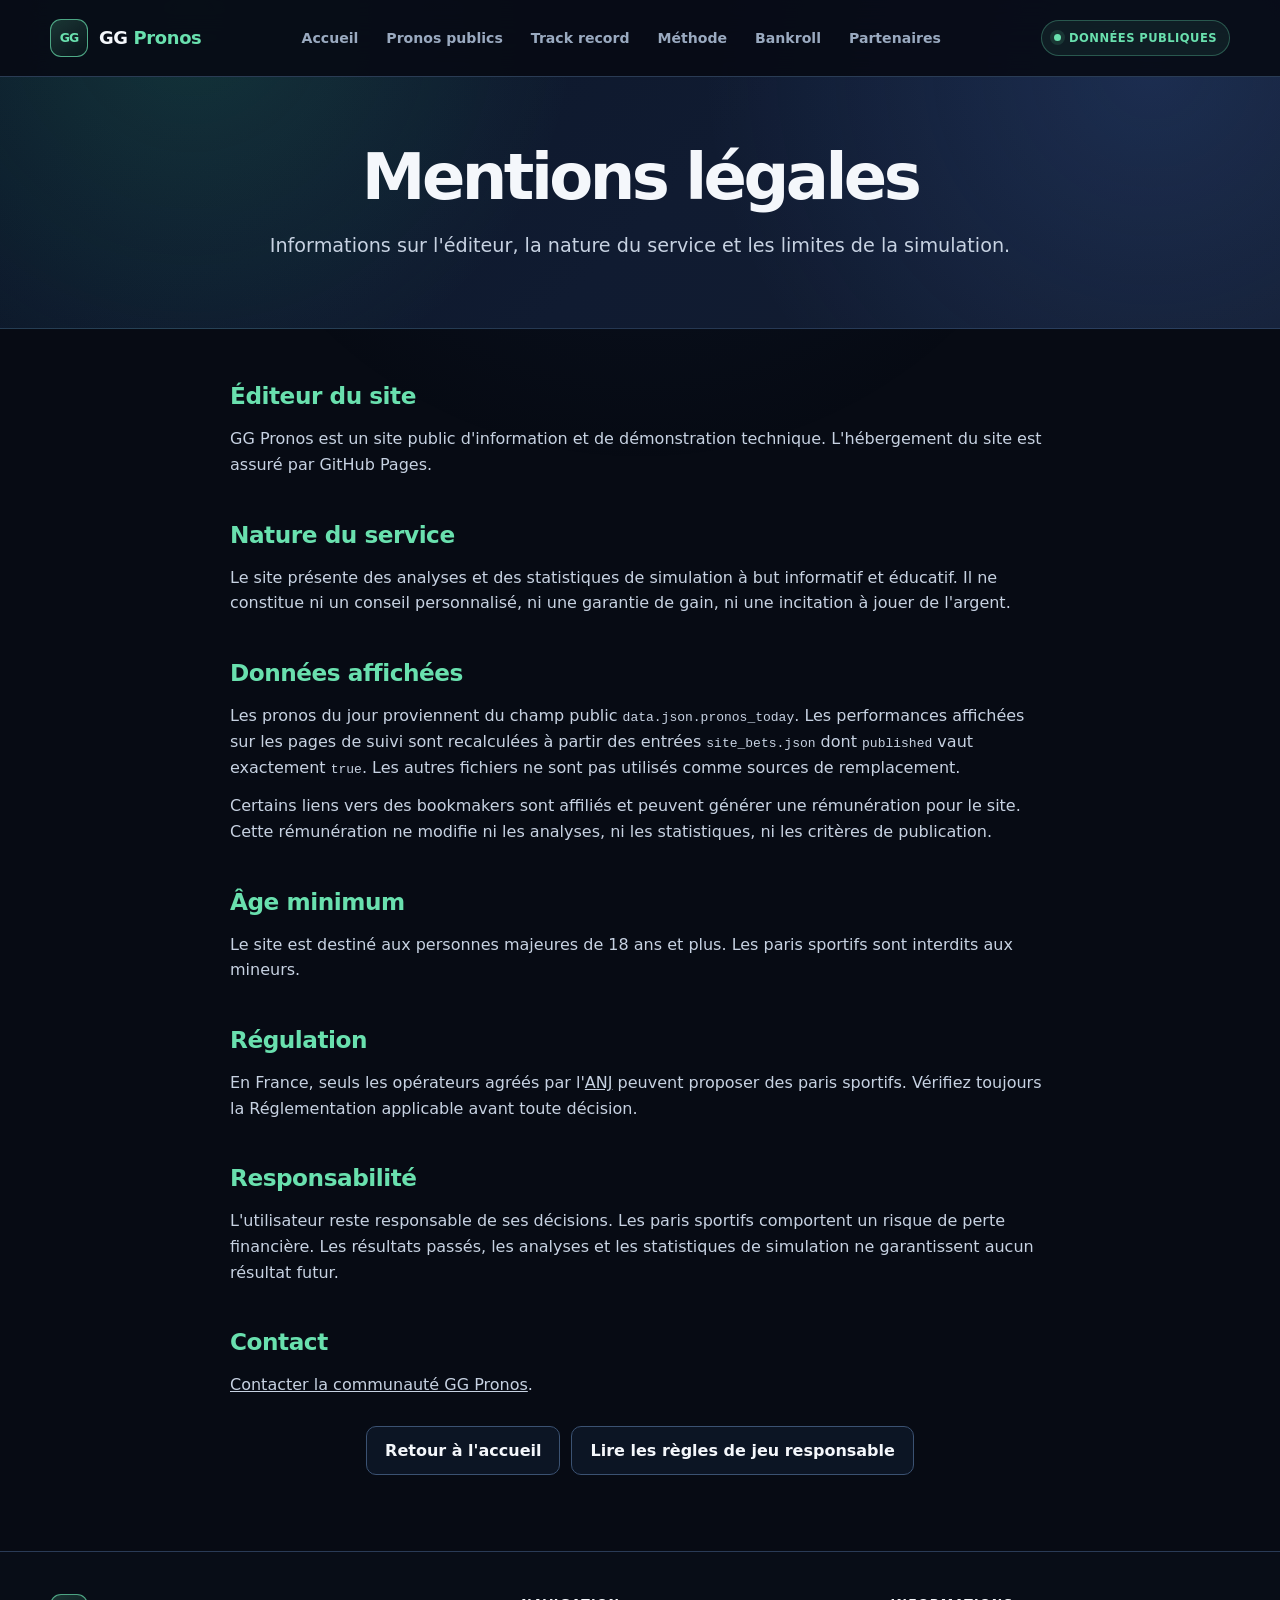
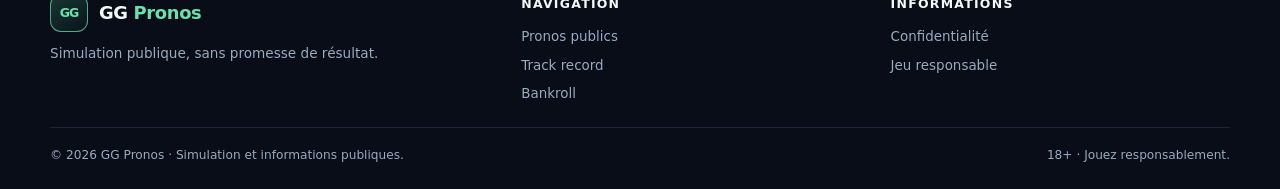
<file: mentions.html>
<!doctype html>
<html lang="fr">
<head>
    <meta charset="UTF-8">
    <meta name="viewport" content="width=device-width, initial-scale=1">
    <title>Mentions légales — GG Pronos</title>
    <meta name="description" content="Mentions légales de GG Pronos : site public de simulation et d'information, 18+, aucune garantie de gain.">
    <link rel="canonical" href="https://lulu7755000-wq.github.io/ggpronos/mentions.html">
    <link rel="stylesheet" href="style.css?v=20260925a">
    <script src="app.js?v=20260925a" defer></script>
</head>
<body data-page="legal">
    <a class="skip-link" href="#contenu">Aller au contenu</a>
    <header class="site-header">
        <div class="container header-inner">
            <a class="brand" href="index.html" aria-label="GG Pronos, accueil"><span class="brand-mark" aria-hidden="true">GG</span><span>GG <span class="brand-accent">Pronos</span></span></a>
            <button class="menu-toggle" type="button" aria-expanded="false" aria-controls="primary-nav"><span>Menu</span><span class="menu-bars" aria-hidden="true"></span></button>
            <nav id="primary-nav" class="site-nav" aria-label="Navigation principale">
                <a class="nav-link" href="index.html">Accueil</a><a class="nav-link" href="index.html#pronos">Pronos publics</a><a class="nav-link" href="track.html">Track record</a><a class="nav-link" href="methode.html">Méthode</a><a class="nav-link" href="bankroll.html">Bankroll</a><a class="nav-link" href="index.html#affiliations">Partenaires</a>
            </nav>
            <span class="status-pill"><span class="status-dot" aria-hidden="true"></span>Données publiques</span>
        </div>
    </header>

    <main id="contenu">
        <section class="page-hero" aria-labelledby="legal-title"><div class="container"><h1 id="legal-title">Mentions légales</h1><p class="page-hero-copy">Informations sur l'éditeur, la nature du service et les limites de la simulation.</p></div></section>
        <div class="container page-content prose">
            <h2>Éditeur du site</h2>
            <p>GG Pronos est un site public d'information et de démonstration technique. L'hébergement du site est assuré par GitHub Pages.</p>

            <h2>Nature du service</h2>
            <p>Le site présente des analyses et des statistiques de simulation à but informatif et éducatif. Il ne constitue ni un conseil personnalisé, ni une garantie de gain, ni une incitation à jouer de l'argent.</p>

            <h2>Données affichées</h2>
            <p>Les pronos du jour proviennent du champ public <code>data.json.pronos_today</code>. Les performances affichées sur les pages de suivi sont recalculées à partir des entrées <code>site_bets.json</code> dont <code>published</code> vaut exactement <code>true</code>. Les autres fichiers ne sont pas utilisés comme sources de remplacement.</p>
            <p>Certains liens vers des bookmakers sont affiliés et peuvent générer une rémunération pour le site. Cette rémunération ne modifie ni les analyses, ni les statistiques, ni les critères de publication.</p>

            <h2>Âge minimum</h2>
            <p>Le site est destiné aux personnes majeures de 18 ans et plus. Les paris sportifs sont interdits aux mineurs.</p>

            <h2>Régulation</h2>
            <p>En France, seuls les opérateurs agréés par l'<a href="https://www.anj.fr" target="_blank" rel="noopener noreferrer">ANJ</a> peuvent proposer des paris sportifs. Vérifiez toujours la Réglementation applicable avant toute décision.</p>

            <h2>Responsabilité</h2>
            <p>L'utilisateur reste responsable de ses décisions. Les paris sportifs comportent un risque de perte financière. Les résultats passés, les analyses et les statistiques de simulation ne garantissent aucun résultat futur.</p>

            <h2>Contact</h2>
            <p><a href="https://t.me/ggpronos" target="_blank" rel="noopener noreferrer">Contacter la communauté GG Pronos</a>.</p>

            <div class="button-row"><a class="button button-secondary" href="index.html">Retour à l'accueil</a><a class="button button-secondary" href="jeu-responsable.html">Lire les règles de jeu responsable</a></div>
        </div>
    </main>

    <footer class="site-footer">
        <div class="container footer-inner">
            <div class="footer-brand"><a class="brand" href="index.html"><span class="brand-mark" aria-hidden="true">GG</span><span>GG <span class="brand-accent">Pronos</span></span></a><p>Simulation publique, sans promesse de résultat.</p></div>
            <div><h2 class="footer-heading">Navigation</h2><nav class="footer-links" aria-label="Navigation de pied de page"><a href="index.html#pronos">Pronos publics</a><a href="track.html">Track record</a><a href="bankroll.html">Bankroll</a></nav></div>
            <div><h2 class="footer-heading">Informations</h2><nav class="footer-links" aria-label="Informations légales"><a href="confidentialite.html">Confidentialité</a><a href="jeu-responsable.html">Jeu responsable</a></nav></div>
        </div>
        <div class="container footer-bottom"><p>© 2026 GG Pronos · Simulation et informations publiques.</p><p>18+ · Jouez responsablement.</p></div>
    </footer>
</body>
</html>
</file>
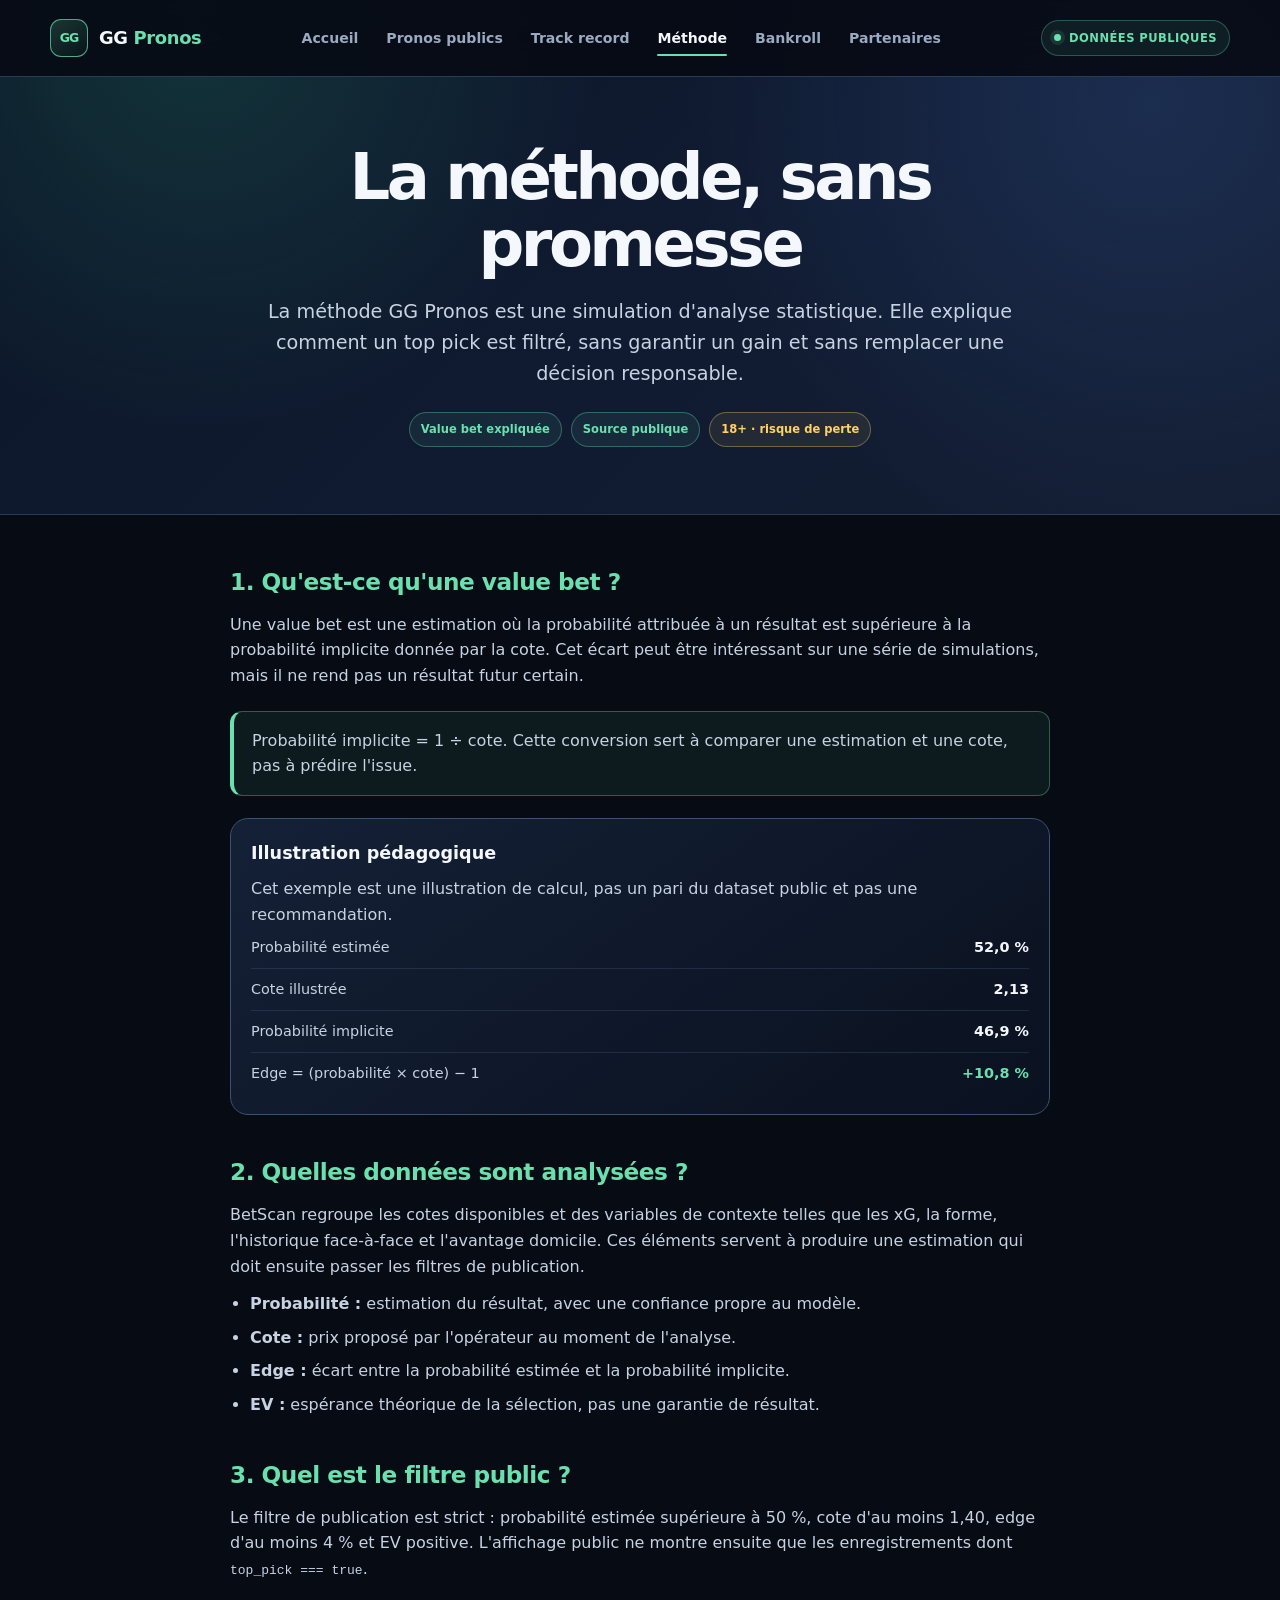
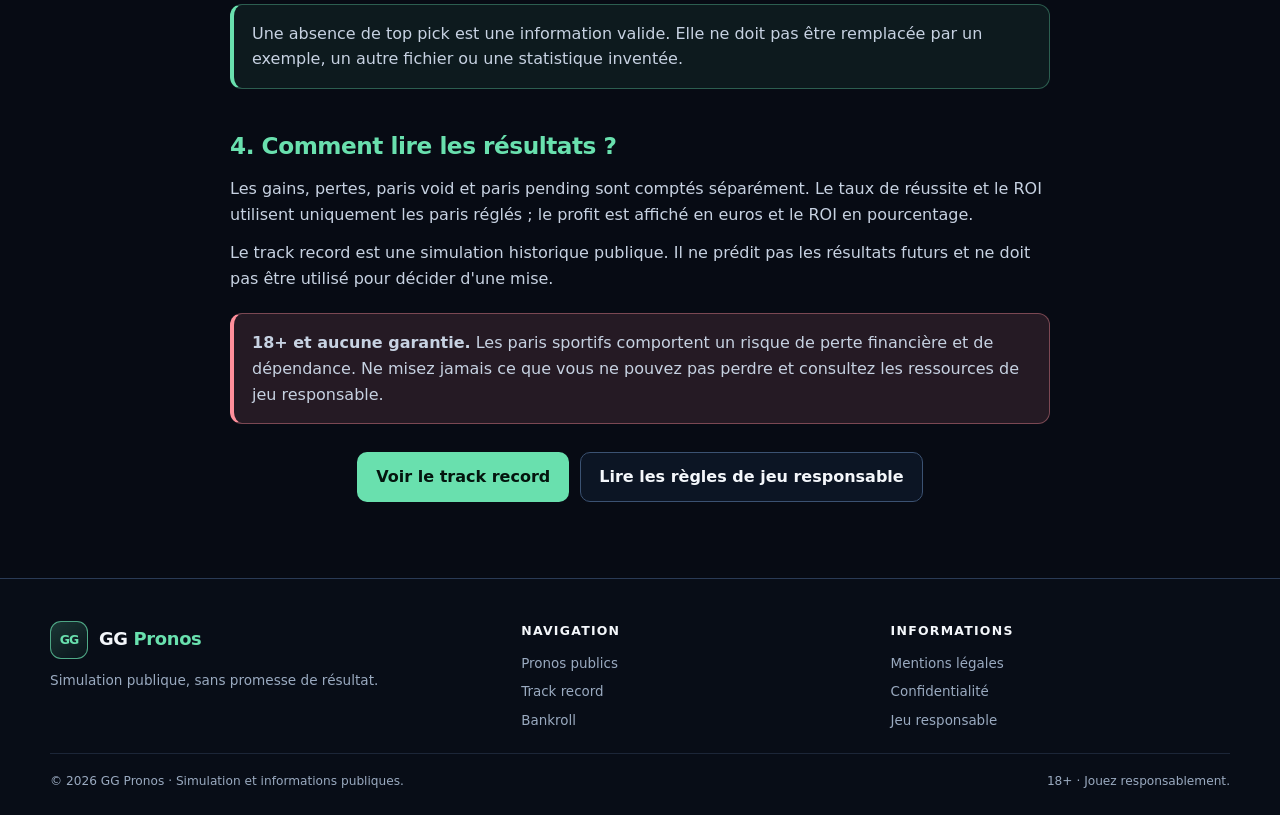
<file: methode.html>
<!doctype html>
<html lang="fr">
<head>
    <meta charset="UTF-8">
    <meta name="viewport" content="width=device-width, initial-scale=1">
    <title>Méthode de simulation — GG Pronos</title>
    <meta name="description" content="La méthode GG Pronos : probabilités, cotes, edge, EV et filtre strict des top picks. Simulation, aucune garantie de gain, 18+.">
    <link rel="canonical" href="https://lulu7755000-wq.github.io/ggpronos/methode.html">
    <link rel="stylesheet" href="style.css?v=20260925a">
    <script src="app.js?v=20260925a" defer></script>
</head>
<body data-page="method">
    <a class="skip-link" href="#contenu">Aller au contenu</a>
    <header class="site-header">
        <div class="container header-inner">
            <a class="brand" href="index.html" aria-label="GG Pronos, accueil"><span class="brand-mark" aria-hidden="true">GG</span><span>GG <span class="brand-accent">Pronos</span></span></a>
            <button class="menu-toggle" type="button" aria-expanded="false" aria-controls="primary-nav"><span>Menu</span><span class="menu-bars" aria-hidden="true"></span></button>
            <nav id="primary-nav" class="site-nav" aria-label="Navigation principale">
                <a class="nav-link" href="index.html">Accueil</a><a class="nav-link" href="index.html#pronos">Pronos publics</a><a class="nav-link" href="track.html">Track record</a><a class="nav-link" href="methode.html" aria-current="page">Méthode</a><a class="nav-link" href="bankroll.html">Bankroll</a><a class="nav-link" href="index.html#affiliations">Partenaires</a>
            </nav>
            <span class="status-pill"><span class="status-dot" aria-hidden="true"></span>Données publiques</span>
        </div>
    </header>

    <main id="contenu">
        <section class="page-hero" aria-labelledby="method-title">
            <div class="container">
                <h1 id="method-title">La méthode, sans promesse</h1>
                <p class="page-hero-copy">La méthode GG Pronos est une simulation d'analyse statistique. Elle explique comment un top pick est filtré, sans garantir un gain et sans remplacer une décision responsable.</p>
                <div class="badge-row"><span class="badge">Value bet expliquée</span><span class="badge">Source publique</span><span class="badge badge-warning">18+ · risque de perte</span></div>
            </div>
        </section>

        <div class="container page-content prose">
            <h2>1. Qu'est-ce qu'une value bet ?</h2>
            <p>Une value bet est une estimation où la probabilité attribuée à un résultat est supérieure à la probabilité implicite donnée par la cote. Cet écart peut être intéressant sur une série de simulations, mais il ne rend pas un résultat futur certain.</p>
            <div class="callout">Probabilité implicite = 1 ÷ cote. Cette conversion sert à comparer une estimation et une cote, pas à prédire l'issue.</div>

            <div class="example-card">
                <h3>Illustration pédagogique</h3>
                <p>Cet exemple est une illustration de calcul, pas un pari du dataset public et pas une recommandation.</p>
                <div class="example-row"><span>Probabilité estimée</span><strong>52,0 %</strong></div>
                <div class="example-row"><span>Cote illustrée</span><strong>2,13</strong></div>
                <div class="example-row"><span>Probabilité implicite</span><strong>46,9 %</strong></div>
                <div class="example-row"><span>Edge = (probabilité × cote) − 1</span><strong class="tone-positive">+10,8 %</strong></div>
            </div>

            <h2>2. Quelles données sont analysées ?</h2>
            <p>BetScan regroupe les cotes disponibles et des variables de contexte telles que les xG, la forme, l'historique face-à-face et l'avantage domicile. Ces éléments servent à produire une estimation qui doit ensuite passer les filtres de publication.</p>
            <ul>
                <li><strong>Probabilité :</strong> estimation du résultat, avec une confiance propre au modèle.</li>
                <li><strong>Cote :</strong> prix proposé par l'opérateur au moment de l'analyse.</li>
                <li><strong>Edge :</strong> écart entre la probabilité estimée et la probabilité implicite.</li>
                <li><strong>EV :</strong> espérance théorique de la sélection, pas une garantie de résultat.</li>
            </ul>

            <h2>3. Quel est le filtre public ?</h2>
            <p>Le filtre de publication est strict : probabilité estimée supérieure à 50 %, cote d'au moins 1,40, edge d'au moins 4 % et EV positive. L'affichage public ne montre ensuite que les enregistrements dont <code>top_pick === true</code>.</p>
            <div class="callout">Une absence de top pick est une information valide. Elle ne doit pas être remplacée par un exemple, un autre fichier ou une statistique inventée.</div>

            <h2>4. Comment lire les résultats ?</h2>
            <p>Les gains, pertes, paris void et paris pending sont comptés séparément. Le taux de réussite et le ROI utilisent uniquement les paris réglés ; le profit est affiché en euros et le ROI en pourcentage.</p>
            <p>Le track record est une simulation historique publique. Il ne prédit pas les résultats futurs et ne doit pas être utilisé pour décider d'une mise.</p>

            <div class="warning"><strong>18+ et aucune garantie.</strong> Les paris sportifs comportent un risque de perte financière et de dépendance. Ne misez jamais ce que vous ne pouvez pas perdre et consultez les ressources de jeu responsable.</div>
            <div class="button-row"><a class="button" href="track.html">Voir le track record</a><a class="button button-secondary" href="jeu-responsable.html">Lire les règles de jeu responsable</a></div>
        </div>
    </main>

    <footer class="site-footer">
        <div class="container footer-inner">
            <div class="footer-brand"><a class="brand" href="index.html"><span class="brand-mark" aria-hidden="true">GG</span><span>GG <span class="brand-accent">Pronos</span></span></a><p>Simulation publique, sans promesse de résultat.</p></div>
            <div><h2 class="footer-heading">Navigation</h2><nav class="footer-links" aria-label="Navigation de pied de page"><a href="index.html#pronos">Pronos publics</a><a href="track.html">Track record</a><a href="bankroll.html">Bankroll</a></nav></div>
            <div><h2 class="footer-heading">Informations</h2><nav class="footer-links" aria-label="Informations légales"><a href="mentions.html">Mentions légales</a><a href="confidentialite.html">Confidentialité</a><a href="jeu-responsable.html">Jeu responsable</a></nav></div>
        </div>
        <div class="container footer-bottom"><p>© 2026 GG Pronos · Simulation et informations publiques.</p><p>18+ · Jouez responsablement.</p></div>
    </footer>
</body>
</html>
</file>
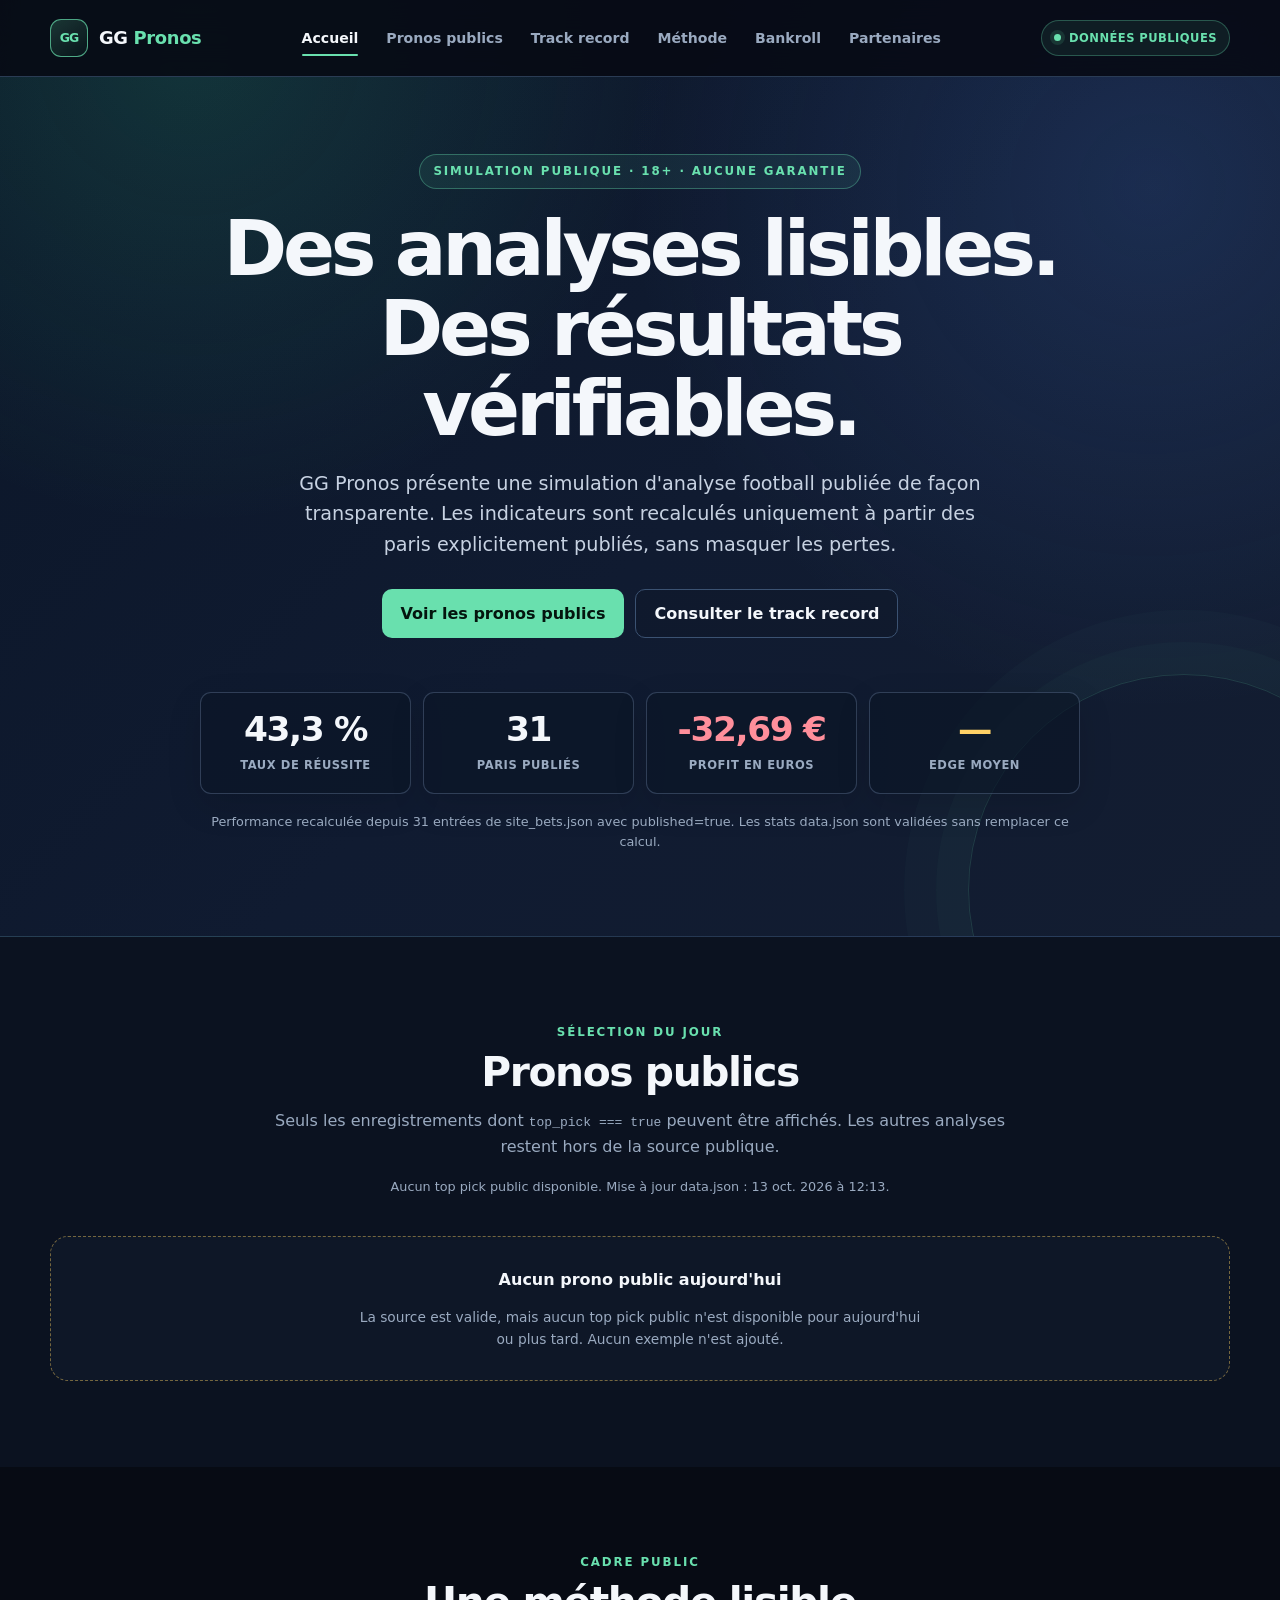
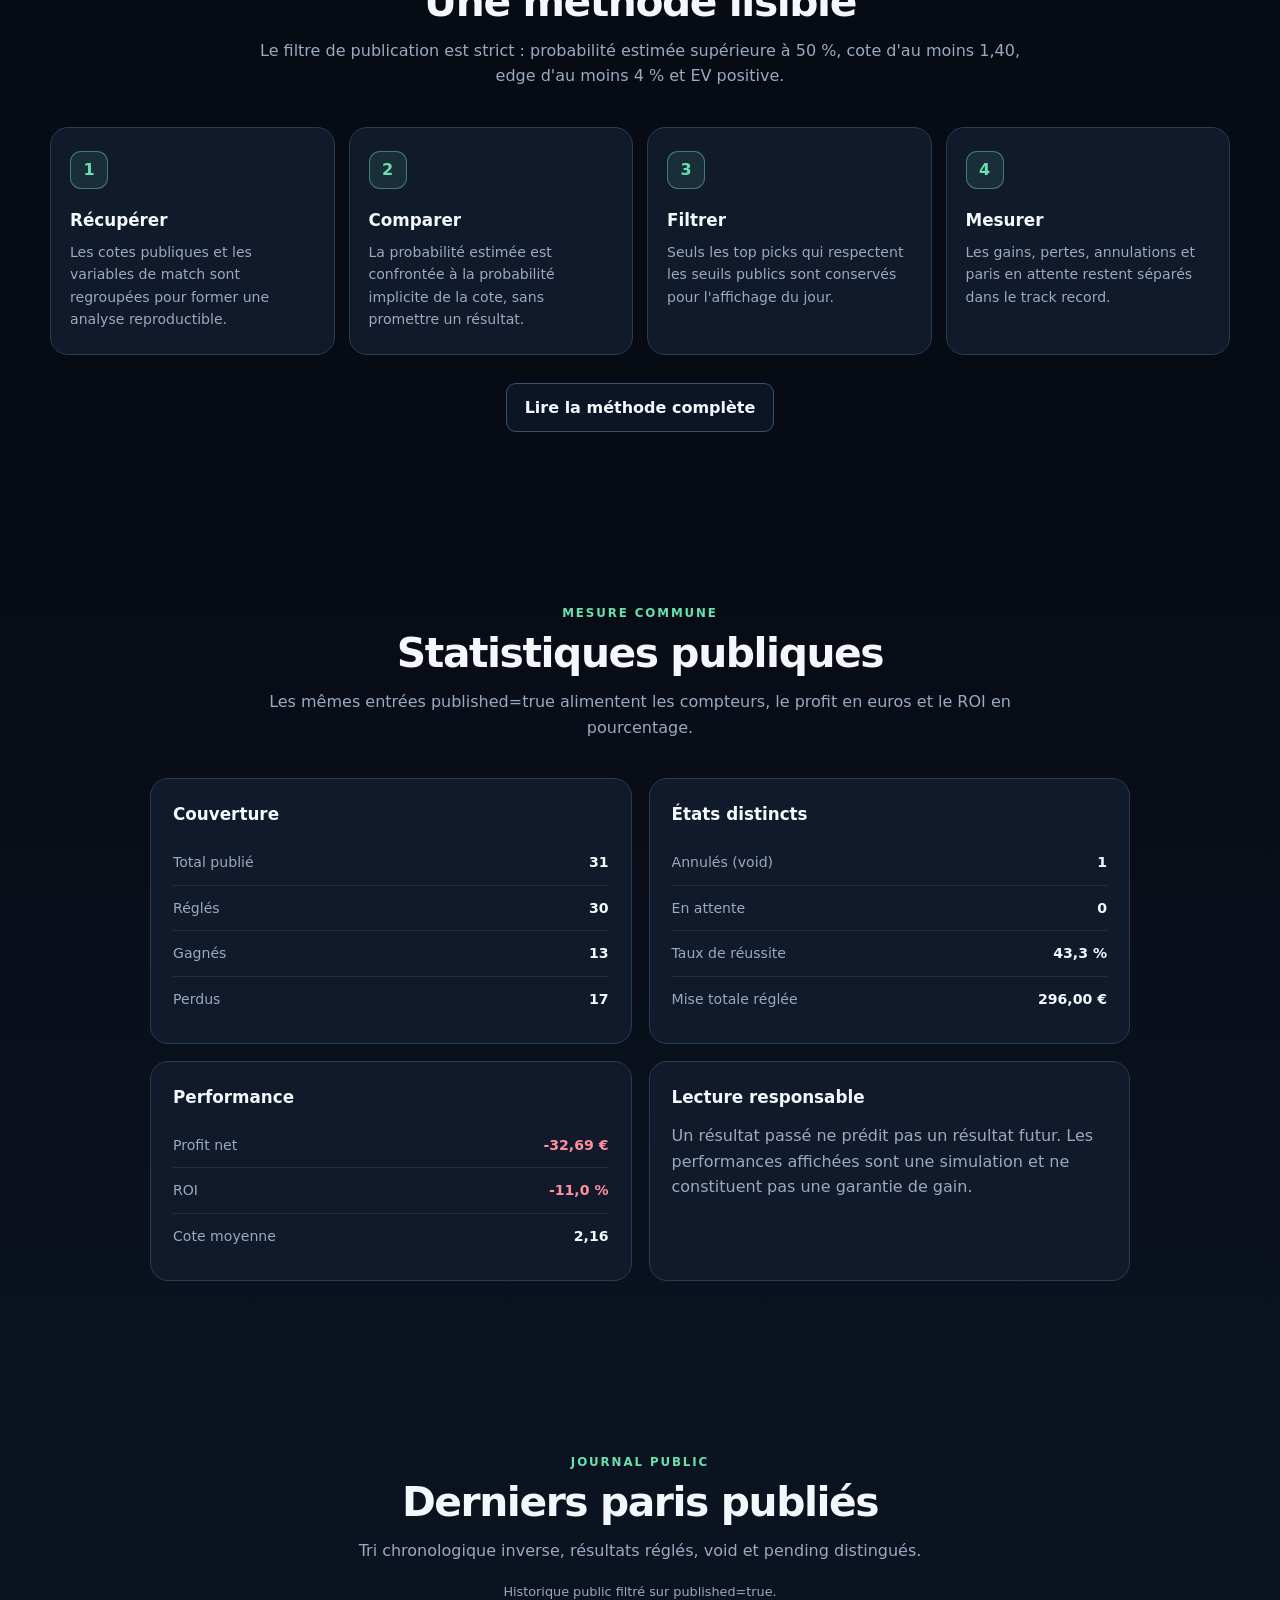
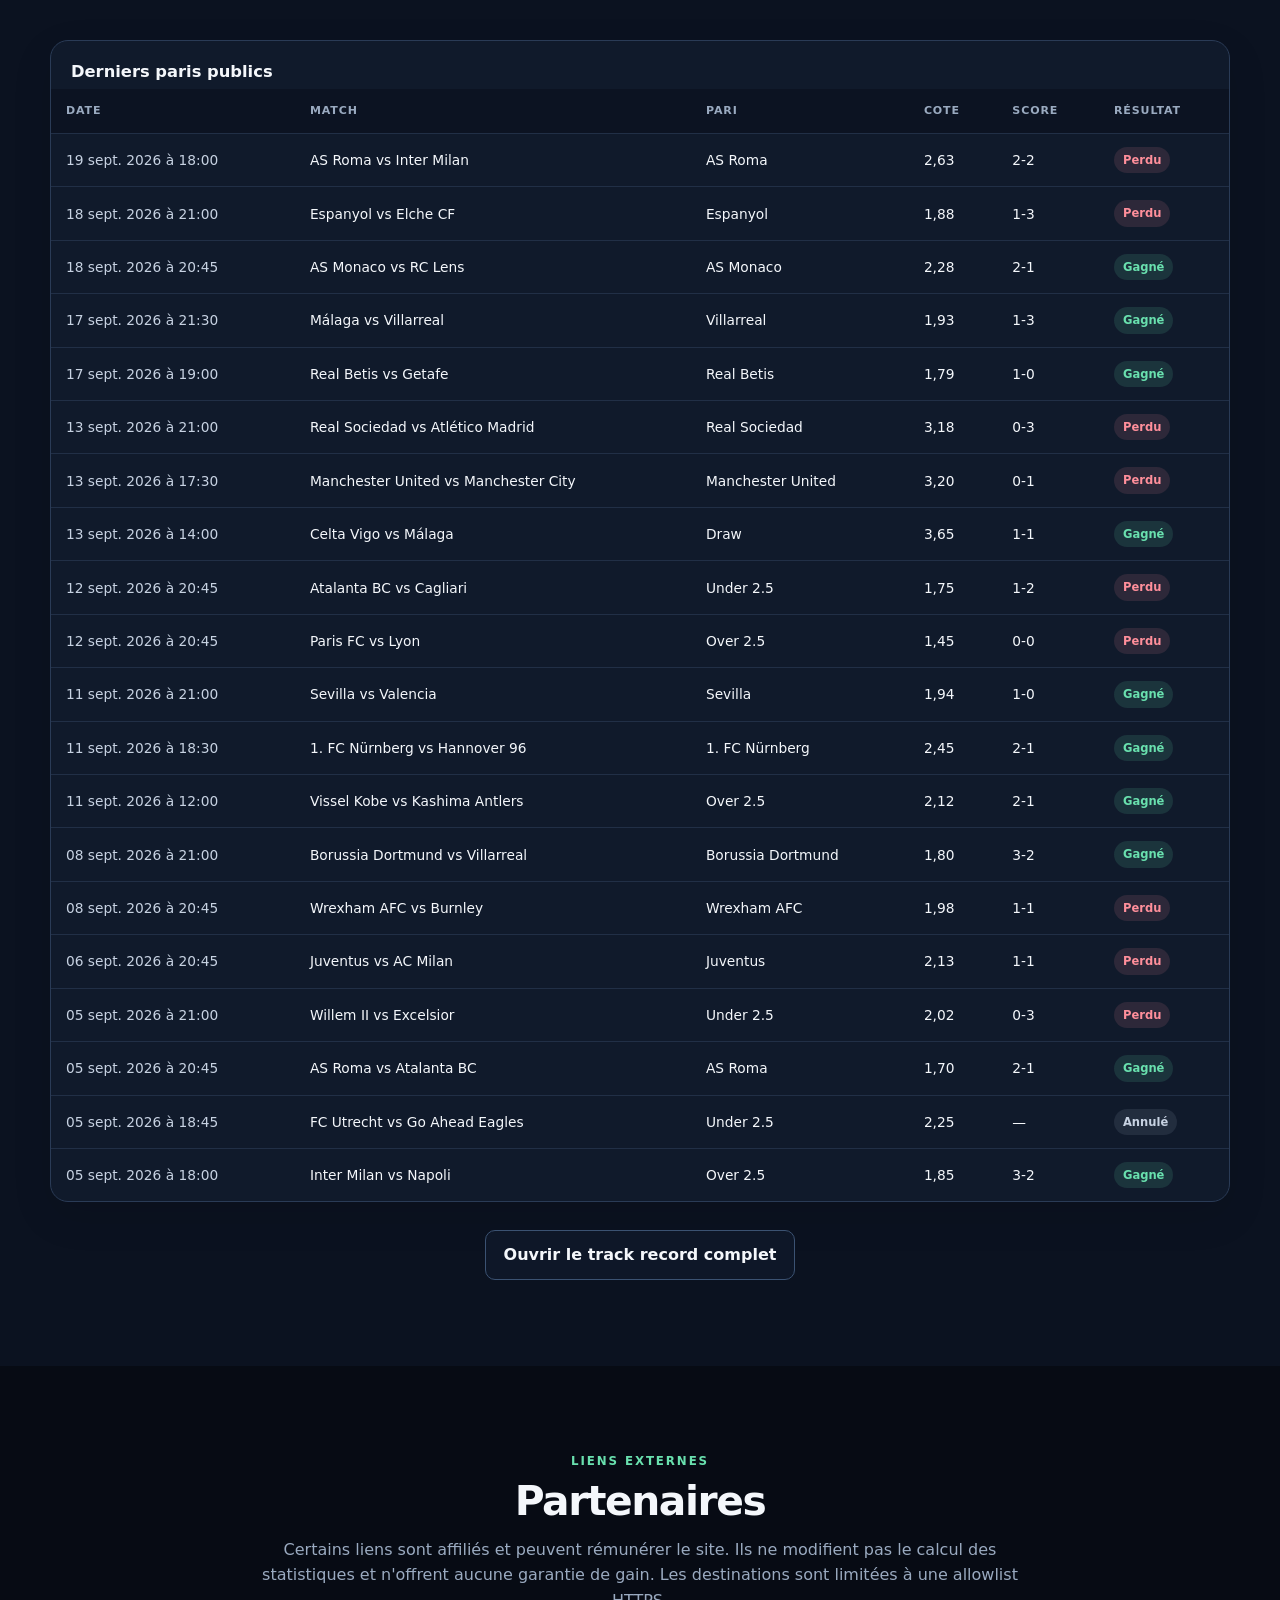
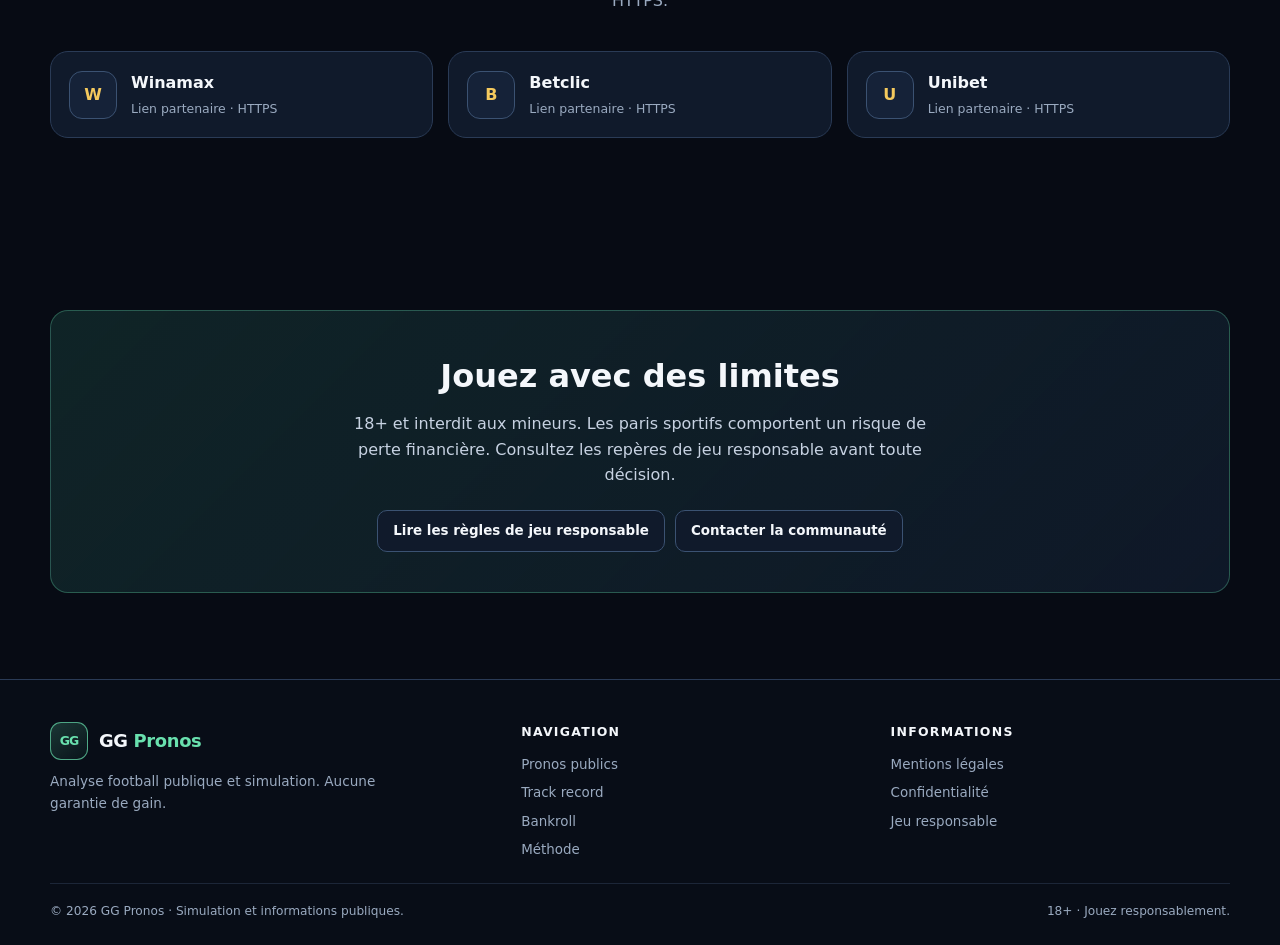
<file: parrainage.html>
<!DOCTYPE html>
<html lang="fr">
<head>
<meta charset="UTF-8">
<meta name="viewport" content="width=device-width, initial-scale=1.0">
<title>Parrainage — GG Pronos</title>
<meta http-equiv="refresh" content="0; url=index.html#affiliations">
<link rel="canonical" href="https://lulu7755000-wq.github.io/ggpronos/#affiliations">
<style>body{font-family:system-ui;background:#0b1020;color:#e6ebf7;display:flex;align-items:center;justify-content:center;height:100vh;text-align:center} a{color:#00d4ff}</style>
</head>
<body>
<p>Redirection vers <a href="index.html#affiliations">nos partenaires</a>...</p>
<script>location.replace("index.html#affiliations")</script>
</body>
</html>
</file>
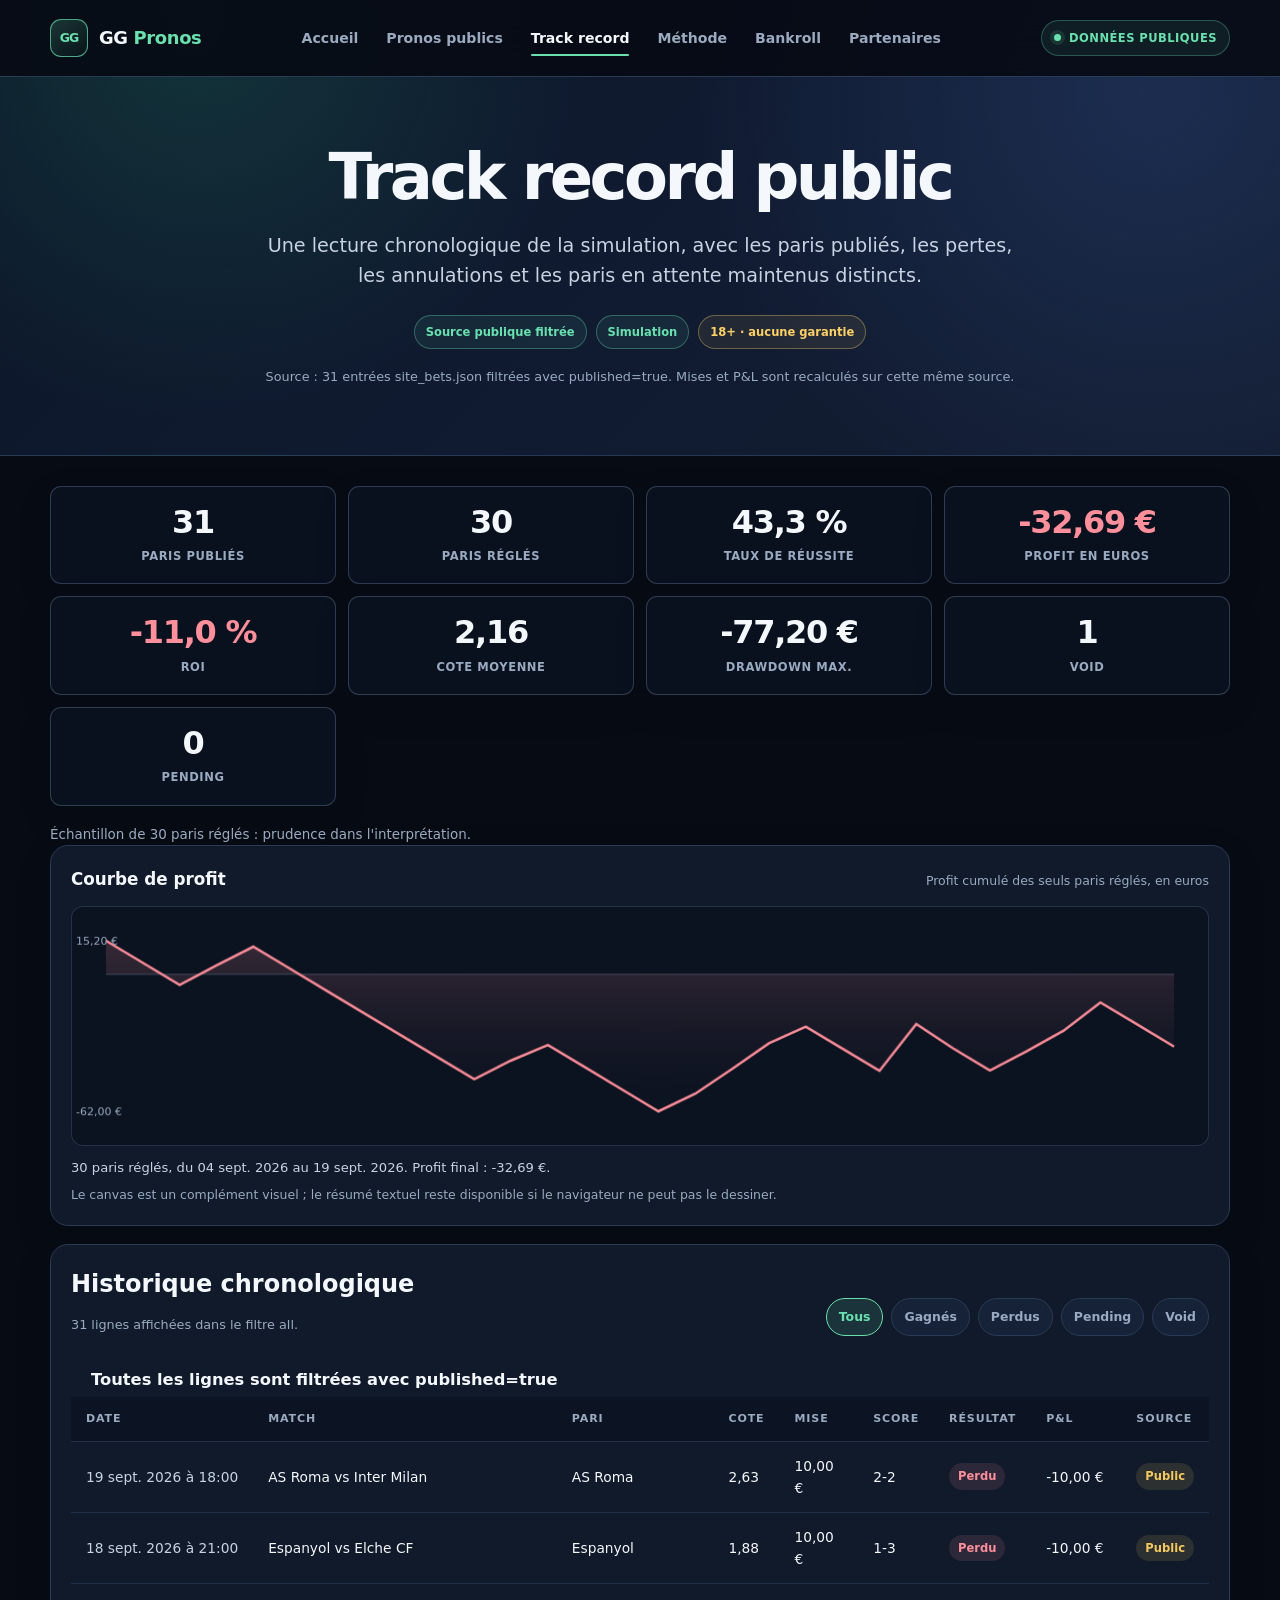
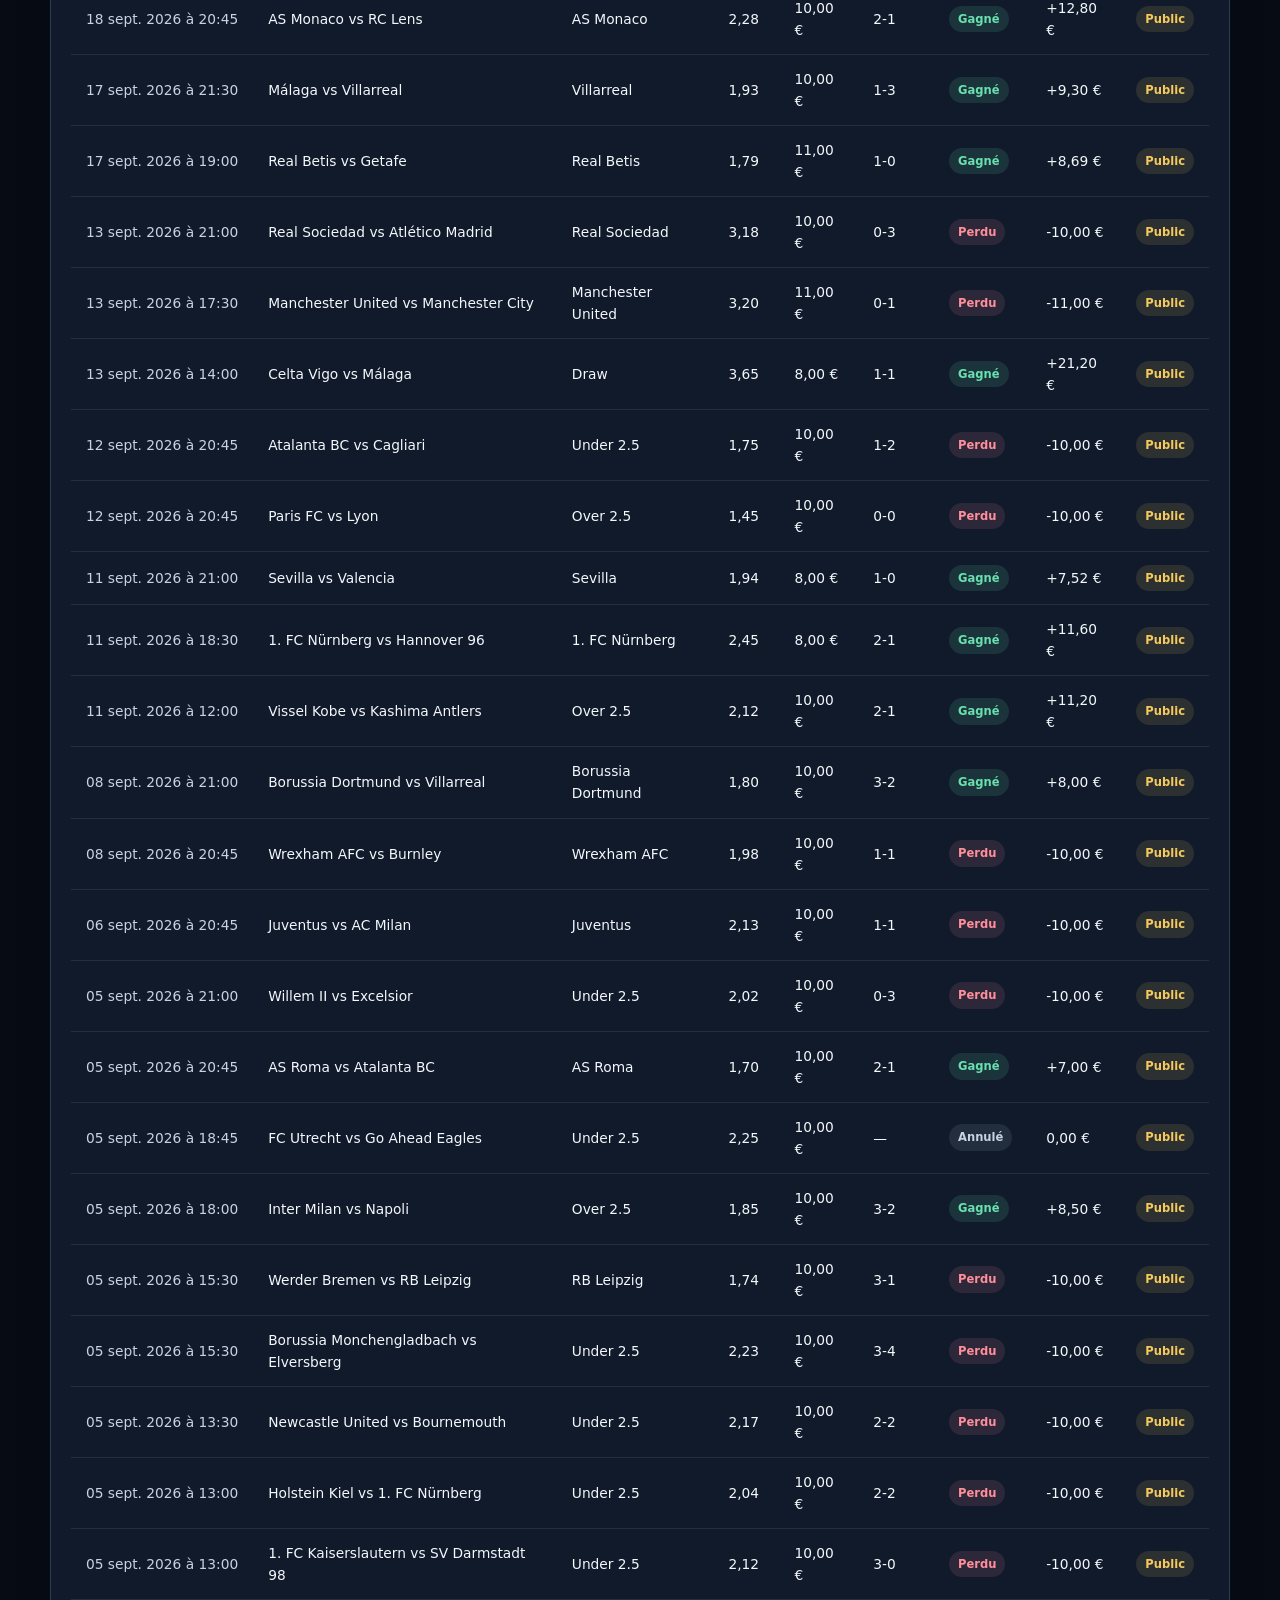
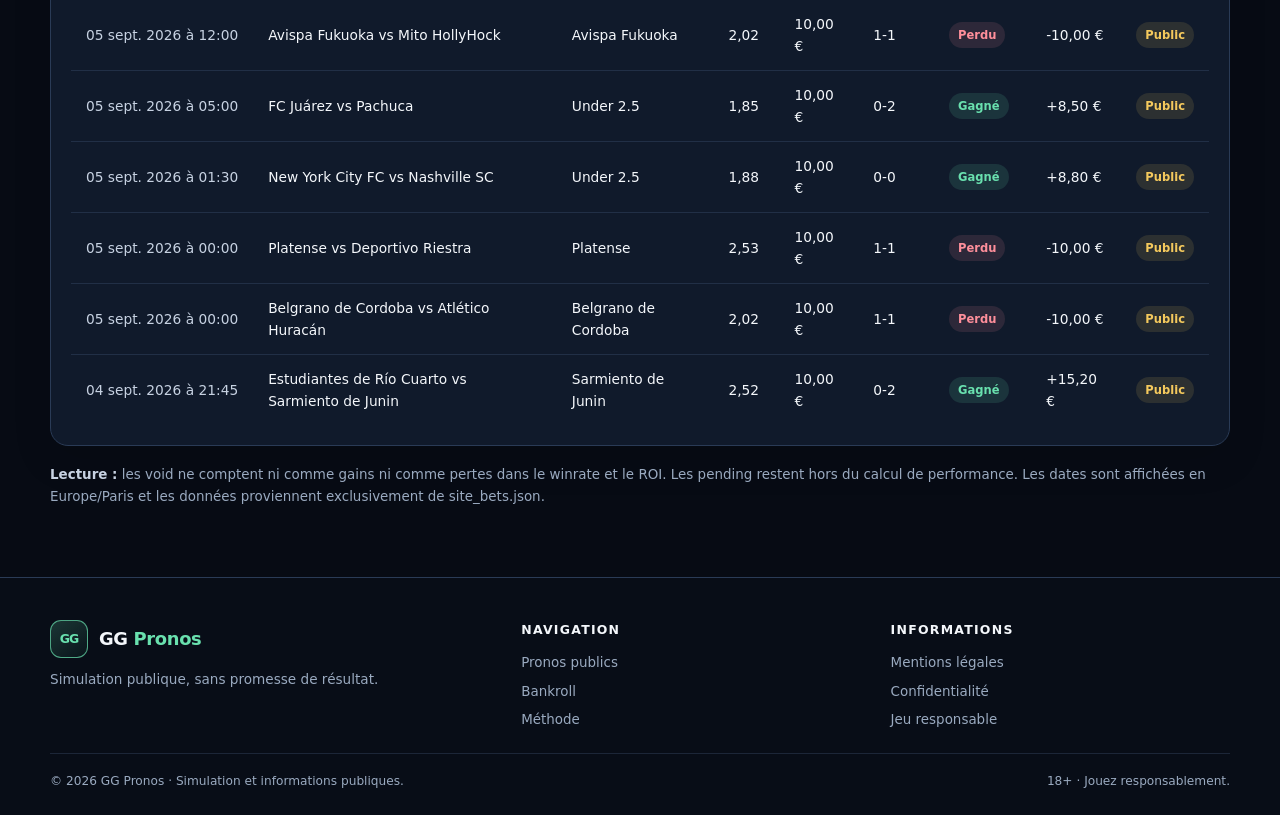
<file: track.html>
<!doctype html>
<html lang="fr">
<head>
    <meta charset="UTF-8">
    <meta name="viewport" content="width=device-width, initial-scale=1">
    <title>Track record public — GG Pronos</title>
    <meta name="description" content="Track record public de GG Pronos, calculé depuis les entrées published=true de site_bets.json. Simulation, aucune garantie de gain, 18+.">
    <link rel="canonical" href="https://lulu7755000-wq.github.io/ggpronos/track.html">
    <meta property="og:type" content="website">
    <meta property="og:title" content="Track record public — GG Pronos">
    <meta property="og:description" content="Historique public, statuts distincts, profit en euros et ROI en pourcentage.">
    <meta property="og:url" content="https://lulu7755000-wq.github.io/ggpronos/track.html">
    <meta property="og:image" content="https://lulu7755000-wq.github.io/ggpronos/ggpronos_banner.png">
    <link rel="stylesheet" href="style.css?v=20260925a">
    <script src="app.js?v=20260925a" defer></script>
</head>
<body data-page="track">
    <a class="skip-link" href="#contenu">Aller au contenu</a>
    <header class="site-header">
        <div class="container header-inner">
            <a class="brand" href="index.html" aria-label="GG Pronos, accueil">
                <span class="brand-mark" aria-hidden="true">GG</span>
                <span>GG <span class="brand-accent">Pronos</span></span>
            </a>
            <button class="menu-toggle" type="button" aria-expanded="false" aria-controls="primary-nav">
                <span>Menu</span>
                <span class="menu-bars" aria-hidden="true"></span>
            </button>
            <nav id="primary-nav" class="site-nav" aria-label="Navigation principale">
                <a class="nav-link" href="index.html">Accueil</a>
                <a class="nav-link" href="index.html#pronos">Pronos publics</a>
                <a class="nav-link" href="track.html" aria-current="page">Track record</a>
                <a class="nav-link" href="methode.html">Méthode</a>
                <a class="nav-link" href="bankroll.html">Bankroll</a>
                <a class="nav-link" href="index.html#affiliations">Partenaires</a>
            </nav>
            <span class="status-pill"><span class="status-dot" aria-hidden="true"></span>Données publiques</span>
        </div>
    </header>

    <main id="contenu">
        <section class="page-hero" aria-labelledby="track-title">
            <div class="container">
                <h1 id="track-title">Track record public</h1>
                <p class="page-hero-copy">Une lecture chronologique de la simulation, avec les paris publiés, les pertes, les annulations et les paris en attente maintenus distincts.</p>
                <div class="badge-row"><span class="badge">Source publique filtrée</span><span class="badge">Simulation</span><span class="badge badge-warning">18+ · aucune garantie</span></div>
                <p id="track-source" class="source-note" role="status" aria-live="polite">Chargement de la source publique…</p>
            </div>
        </section>

        <div class="container page-shell">
            <div class="performance-stats" aria-label="Indicateurs du track record">
                <article class="metric-card"><div class="metric-value" id="track-total">—</div><div class="metric-label">Paris publiés</div></article>
                <article class="metric-card"><div class="metric-value" id="track-settled">—</div><div class="metric-label">Paris réglés</div></article>
                <article class="metric-card"><div class="metric-value" id="track-winrate">—</div><div class="metric-label">Taux de réussite</div></article>
                <article class="metric-card"><div class="metric-value" id="track-profit">—</div><div class="metric-label">Profit en euros</div></article>
                <article class="metric-card"><div class="metric-value" id="track-roi">—</div><div class="metric-label">ROI</div></article>
                <article class="metric-card"><div class="metric-value" id="track-odds">—</div><div class="metric-label">Cote moyenne</div></article>
                <article class="metric-card"><div class="metric-value" id="track-drawdown">—</div><div class="metric-label">Drawdown max.</div></article>
                <article class="metric-card"><div class="metric-value" id="track-void">—</div><div class="metric-label">Void</div></article>
                <article class="metric-card"><div class="metric-value" id="track-pending">—</div><div class="metric-label">Pending</div></article>
            </div>
            <p id="track-sample" class="performance-note">Chargement de l'échantillon public…</p>

            <section class="chart-card" aria-labelledby="curve-title">
                <div class="chart-heading"><h2 id="curve-title">Courbe de profit</h2><p>Profit cumulé des seuls paris réglés, en euros</p></div>
                <canvas id="track-chart" class="chart-canvas" data-fallback="track-chart-fallback" role="img" aria-describedby="track-chart-fallback">Le résumé textuel de la courbe apparaîtra ici.</canvas>
                <p id="track-chart-fallback" class="chart-fallback">Le résumé textuel de la courbe apparaîtra ici.</p>
                <p class="chart-note">Le canvas est un complément visuel ; le résumé textuel reste disponible si le navigateur ne peut pas le dessiner.</p>
            </section>

            <section class="content-card" aria-labelledby="track-table-title">
                <div class="table-toolbar">
                    <div>
                        <h2 id="track-table-title">Historique chronologique</h2>
                        <p id="track-table-status" class="table-status" role="status" aria-live="polite">Chargement du tableau…</p>
                    </div>
                    <fieldset id="track-filters" class="filters">
                        <legend class="visually-hidden">Filtrer les paris publics</legend>
                        <button class="filter-chip" type="button" data-filter="all" aria-pressed="true">Tous</button>
                        <button class="filter-chip" type="button" data-filter="win" aria-pressed="false">Gagnés</button>
                        <button class="filter-chip" type="button" data-filter="loss" aria-pressed="false">Perdus</button>
                        <button class="filter-chip" type="button" data-filter="pending" aria-pressed="false">Pending</button>
                        <button class="filter-chip" type="button" data-filter="void" aria-pressed="false">Void</button>
                    </fieldset>
                </div>
                <div class="table-wrap">
                    <table class="data-table">
                        <caption>Toutes les lignes sont filtrées avec published=true</caption>
                        <thead><tr><th scope="col">Date</th><th scope="col">Match</th><th scope="col">Pari</th><th scope="col">Cote</th><th scope="col">Mise</th><th scope="col">Score</th><th scope="col">Résultat</th><th scope="col">P&amp;L</th><th scope="col">Source</th></tr></thead>
                        <tbody id="track-rows"><tr class="empty-row"><td colspan="9">Chargement des paris publics…</td></tr></tbody>
                    </table>
                </div>
            </section>

            <div class="performance-note"><strong>Lecture :</strong> les void ne comptent ni comme gains ni comme pertes dans le winrate et le ROI. Les pending restent hors du calcul de performance. Les dates sont affichées en Europe/Paris et les données proviennent exclusivement de site_bets.json.</div>
        </div>
    </main>

    <footer class="site-footer">
        <div class="container footer-inner">
            <div class="footer-brand"><a class="brand" href="index.html"><span class="brand-mark" aria-hidden="true">GG</span><span>GG <span class="brand-accent">Pronos</span></span></a><p>Simulation publique, sans promesse de résultat.</p></div>
            <div><h2 class="footer-heading">Navigation</h2><nav class="footer-links" aria-label="Navigation de pied de page"><a href="index.html#pronos">Pronos publics</a><a href="bankroll.html">Bankroll</a><a href="methode.html">Méthode</a></nav></div>
            <div><h2 class="footer-heading">Informations</h2><nav class="footer-links" aria-label="Informations légales"><a href="mentions.html">Mentions légales</a><a href="confidentialite.html">Confidentialité</a><a href="jeu-responsable.html">Jeu responsable</a></nav></div>
        </div>
        <div class="container footer-bottom"><p>© 2026 GG Pronos · Simulation et informations publiques.</p><p>18+ · Jouez responsablement.</p></div>
    </footer>
</body>
</html>
</file>
<file: style.css>
:root {
    color-scheme: dark;
    --bg: #070b14;
    --bg-soft: #0b1220;
    --surface: #101a2b;
    --surface-raised: #152238;
    --surface-hover: #1b2b45;
    --border: #2a3b56;
    --border-strong: #3b5272;
    --text: #f4f7fb;
    --text-soft: #c7d2e2;
    --muted: #9aaac0;
    --accent: #69e0ae;
    --accent-strong: #35c98a;
    --accent-ink: #04150e;
    --gold: #f4c95d;
    --warning: #ffd166;
    --danger: #ff8f9b;
    --danger-soft: rgba(255, 143, 155, .12);
    --focus: #f7d774;
    --shadow: 0 24px 70px rgba(0, 0, 0, .28);
    --radius: 18px;
    --radius-small: 11px;
    --container: 1180px;
    --gradient: radial-gradient(circle at 15% 5%, rgba(53, 201, 138, .16), transparent 34%), radial-gradient(circle at 90% 20%, rgba(75, 125, 220, .18), transparent 38%), linear-gradient(135deg, #0b1628 0%, #101b31 54%, #131d31 100%);
}

* {
    box-sizing: border-box;
    margin: 0;
    padding: 0;
}

html {
    min-width: 320px;
    scroll-behavior: smooth;
}

body {
    min-width: 320px;
    min-height: 100vh;
    overflow-x: hidden;
    background: var(--bg);
    color: var(--text);
    font-family: Inter, ui-sans-serif, system-ui, -apple-system, BlinkMacSystemFont, "Segoe UI", sans-serif;
    line-height: 1.6;
    text-rendering: optimizeLegibility;
}

body::before {
    position: fixed;
    z-index: -1;
    inset: 0;
    background: radial-gradient(circle at 50% 0%, rgba(44, 83, 144, .12), transparent 42%);
    content: "";
    pointer-events: none;
}

img,
canvas,
svg {
    max-width: 100%;
}

button,
a,
input,
select,
textarea {
    font: inherit;
}

a {
    color: inherit;
}

button,
a {
    -webkit-tap-highlight-color: transparent;
}

:focus-visible {
    outline: 3px solid var(--focus);
    outline-offset: 3px;
}

.skip-link {
    position: fixed;
    z-index: 2000;
    top: 10px;
    left: 12px;
    padding: 10px 15px;
    border-radius: 8px;
    background: var(--focus);
    color: #171105;
    font-weight: 800;
    text-decoration: none;
    transform: translateY(-150%);
    transition: transform .2s ease;
}

.skip-link:focus {
    transform: translateY(0);
}

.container {
    width: min(var(--container), calc(100% - 40px));
    margin: 0 auto;
}

.visually-hidden {
    position: absolute !important;
    width: 1px !important;
    height: 1px !important;
    padding: 0 !important;
    overflow: hidden !important;
    clip: rect(0, 0, 0, 0) !important;
    white-space: nowrap !important;
    border: 0 !important;
}

.site-header {
    position: fixed;
    z-index: 1000;
    top: 0;
    right: 0;
    left: 0;
    border-bottom: 1px solid rgba(58, 80, 112, .7);
    background: rgba(7, 11, 20, .9);
    backdrop-filter: blur(18px);
}

.header-inner {
    position: relative;
    display: flex;
    min-height: 76px;
    align-items: center;
    justify-content: space-between;
    gap: 22px;
}

.brand {
    display: inline-flex;
    flex: 0 0 auto;
    align-items: center;
    gap: 11px;
    color: var(--text);
    font-size: 1.12rem;
    font-weight: 850;
    letter-spacing: -.02em;
    text-decoration: none;
}

.brand-mark {
    display: grid;
    width: 38px;
    height: 38px;
    place-items: center;
    border: 1px solid rgba(105, 224, 174, .7);
    border-radius: 11px;
    background: linear-gradient(145deg, rgba(105, 224, 174, .2), rgba(53, 201, 138, .04));
    color: var(--accent);
    font-size: .78rem;
    letter-spacing: -.08em;
}

.brand-accent {
    color: var(--accent);
}

.site-nav {
    display: flex;
    align-items: center;
    gap: clamp(14px, 2.2vw, 28px);
}

.nav-link {
    position: relative;
    padding: 8px 0;
    color: var(--muted);
    font-size: .88rem;
    font-weight: 700;
    text-decoration: none;
    transition: color .2s ease;
}

.nav-link::after {
    position: absolute;
    right: 0;
    bottom: 1px;
    left: 0;
    height: 2px;
    border-radius: 2px;
    background: var(--accent);
    content: "";
    opacity: 0;
    transform: scaleX(.35);
    transition: opacity .2s ease, transform .2s ease;
}

.nav-link:hover,
.nav-link[aria-current="page"] {
    color: var(--text);
}

.nav-link:hover::after,
.nav-link[aria-current="page"]::after {
    opacity: 1;
    transform: scaleX(1);
}

.status-pill {
    display: inline-flex;
    flex: 0 0 auto;
    align-items: center;
    gap: 8px;
    padding: 8px 12px;
    border: 1px solid rgba(105, 224, 174, .3);
    border-radius: 999px;
    background: rgba(105, 224, 174, .08);
    color: var(--accent);
    font-size: .72rem;
    font-weight: 800;
    letter-spacing: .04em;
    text-transform: uppercase;
    white-space: nowrap;
}

.status-dot {
    width: 7px;
    height: 7px;
    border-radius: 50%;
    background: var(--accent);
    box-shadow: 0 0 0 4px rgba(105, 224, 174, .12);
}

.menu-toggle {
    display: none;
    align-items: center;
    gap: 9px;
    padding: 8px 10px;
    border: 1px solid var(--border-strong);
    border-radius: 9px;
    background: var(--surface);
    color: var(--text);
    cursor: pointer;
    font-size: .82rem;
    font-weight: 800;
}

.menu-bars,
.menu-bars::before,
.menu-bars::after {
    display: block;
    width: 18px;
    height: 2px;
    border-radius: 2px;
    background: currentColor;
    content: "";
}

.menu-bars {
    position: relative;
}

.menu-bars::before {
    position: absolute;
    top: -6px;
}

.menu-bars::after {
    position: absolute;
    top: 6px;
}

.hero {
    position: relative;
    overflow: hidden;
    padding: 154px 0 84px;
    background: var(--gradient);
    border-bottom: 1px solid rgba(58, 80, 112, .55);
}

.hero::after {
    position: absolute;
    right: -120px;
    bottom: -170px;
    width: 430px;
    height: 430px;
    border: 1px solid rgba(105, 224, 174, .16);
    border-radius: 50%;
    box-shadow: 0 0 0 32px rgba(105, 224, 174, .025), 0 0 0 64px rgba(105, 224, 174, .018);
    content: "";
    pointer-events: none;
}

.hero-inner {
    position: relative;
    z-index: 1;
    max-width: 900px;
    text-align: center;
}

.eyebrow,
.section-kicker {
    color: var(--accent);
    font-size: .74rem;
    font-weight: 850;
    letter-spacing: .16em;
    text-transform: uppercase;
}

.eyebrow {
    display: inline-flex;
    margin-bottom: 20px;
    padding: 7px 13px;
    border: 1px solid rgba(105, 224, 174, .35);
    border-radius: 999px;
    background: rgba(105, 224, 174, .08);
}

.hero h1,
.page-hero h1 {
    max-width: 920px;
    margin: 0 auto 20px;
    font-size: clamp(2.3rem, 6vw, 5.2rem);
    line-height: 1.04;
    letter-spacing: -.055em;
}

.hero-copy,
.page-hero-copy {
    max-width: 700px;
    margin: 0 auto;
    color: var(--text-soft);
    font-size: clamp(1rem, 2vw, 1.2rem);
}

.hero-actions,
.button-row {
    display: flex;
    flex-wrap: wrap;
    justify-content: center;
    gap: 11px;
    margin-top: 28px;
}

.button {
    display: inline-flex;
    min-height: 44px;
    align-items: center;
    justify-content: center;
    padding: 11px 18px;
    border: 1px solid transparent;
    border-radius: 10px;
    background: var(--accent);
    color: var(--accent-ink);
    font-weight: 850;
    text-decoration: none;
    transition: background .2s ease, border-color .2s ease, transform .2s ease;
}

.button:hover {
    background: #8beac1;
    transform: translateY(-2px);
}

.button-secondary {
    border-color: var(--border-strong);
    background: rgba(16, 26, 43, .72);
    color: var(--text);
}

.button-secondary:hover {
    border-color: var(--accent);
    background: var(--surface-raised);
}

.hero-stats {
    display: grid;
    grid-template-columns: repeat(4, minmax(0, 1fr));
    gap: 12px;
    max-width: 880px;
    margin: 54px auto 0;
}

.stat-card,
.metric-card {
    min-width: 0;
    border: 1px solid rgba(114, 139, 176, .35);
    border-radius: var(--radius-small);
    background: rgba(12, 22, 38, .66);
    box-shadow: 0 12px 35px rgba(0, 0, 0, .12);
    text-align: center;
}

.stat-card {
    padding: 18px 12px;
}

.stat-value,
.metric-value {
    color: var(--text);
    font-size: clamp(1.45rem, 3vw, 2.15rem);
    font-weight: 900;
    letter-spacing: -.04em;
    line-height: 1.1;
}

.stat-label,
.metric-label {
    margin-top: 7px;
    color: var(--muted);
    font-size: .72rem;
    font-weight: 750;
    letter-spacing: .05em;
    text-transform: uppercase;
}

.source-note {
    margin-top: 18px;
    color: var(--muted);
    font-size: .8rem;
}

.source-note[data-state="error"] {
    color: var(--warning);
}

.section {
    padding: 86px 0;
}

.section-heading {
    max-width: 760px;
    margin: 0 auto 38px;
    text-align: center;
}

.section-title {
    margin-top: 8px;
    font-size: clamp(1.7rem, 3.4vw, 2.55rem);
    line-height: 1.12;
    letter-spacing: -.035em;
}

.section-subtitle {
    margin-top: 12px;
    color: var(--muted);
}

.pronos-section {
    background: var(--bg-soft);
}

.pronos-grid {
    display: grid;
    grid-template-columns: repeat(auto-fit, minmax(min(100%, 330px), 1fr));
    gap: 17px;
}

.prono-card {
    display: flex;
    min-width: 0;
    flex-direction: column;
    padding: 21px;
    border: 1px solid var(--border);
    border-radius: var(--radius);
    background: linear-gradient(160deg, rgba(21, 34, 56, .98), rgba(14, 24, 41, .98));
    box-shadow: 0 14px 40px rgba(0, 0, 0, .12);
    transition: border-color .2s ease, transform .2s ease, box-shadow .2s ease;
}

.prono-card:hover {
    border-color: var(--border-strong);
    box-shadow: var(--shadow);
    transform: translateY(-3px);
}

.prono-card.has-bet {
    border-color: rgba(105, 224, 174, .48);
}

.prono-header {
    display: flex;
    min-height: 28px;
    align-items: center;
    justify-content: space-between;
    gap: 10px;
}

.tag {
    display: inline-flex;
    max-width: 65%;
    align-items: center;
    padding: 5px 9px;
    overflow: hidden;
    border-radius: 7px;
    background: rgba(112, 136, 173, .15);
    color: var(--text-soft);
    font-size: .68rem;
    font-weight: 850;
    letter-spacing: .04em;
    text-overflow: ellipsis;
    text-transform: uppercase;
    white-space: nowrap;
}

.tag-accent {
    background: rgba(105, 224, 174, .14);
    color: var(--accent);
}

.tag-gold {
    background: rgba(244, 201, 93, .14);
    color: var(--gold);
}

.prono-date {
    display: block;
    margin-top: 14px;
    color: var(--muted);
    font-size: .78rem;
}

.prono-match {
    margin-top: 6px;
    overflow-wrap: anywhere;
    font-size: 1.3rem;
    font-weight: 850;
    letter-spacing: -.025em;
}

.analysis-box,
.bet-box {
    margin-top: 17px;
    padding: 14px;
    border: 1px solid rgba(76, 103, 142, .55);
    border-radius: var(--radius-small);
    background: rgba(7, 13, 24, .35);
}

.analysis-row {
    display: flex;
    align-items: baseline;
    justify-content: space-between;
    gap: 12px;
    padding: 7px 0;
    border-bottom: 1px solid rgba(74, 98, 132, .25);
    font-size: .84rem;
}

.analysis-row:last-child {
    border-bottom: 0;
}

.analysis-label {
    color: var(--muted);
}

.analysis-value {
    color: var(--text-soft);
    font-weight: 750;
    text-align: right;
}

.bet-box {
    border-color: rgba(105, 224, 174, .35);
    background: linear-gradient(145deg, rgba(39, 112, 86, .18), rgba(7, 13, 24, .3));
}

.bet-label {
    color: var(--accent);
    font-size: .7rem;
    font-weight: 850;
    letter-spacing: .1em;
    text-transform: uppercase;
}

.bet-type {
    margin-top: 4px;
    color: var(--text);
    font-size: 1.1rem;
    font-weight: 850;
}

.bet-odds {
    margin-top: 2px;
    color: var(--gold);
    font-size: 1.85rem;
    font-weight: 900;
    line-height: 1.1;
}

.bet-metrics {
    display: flex;
    flex-wrap: wrap;
    gap: 8px 15px;
    margin-top: 11px;
    color: var(--text-soft);
    font-size: .8rem;
}

.bet-metric strong {
    color: var(--text);
}

.bookmaker-link,
.bookmaker-missing {
    display: inline-flex;
    min-height: 40px;
    align-items: center;
    justify-content: center;
    margin-top: 15px;
    padding: 9px 13px;
    border-radius: 9px;
    font-size: .82rem;
    font-weight: 800;
    text-align: center;
    text-decoration: none;
}

.bookmaker-link {
    background: var(--accent);
    color: var(--accent-ink);
}

.bookmaker-link:hover {
    background: #8beac1;
}

.bookmaker-missing {
    border: 1px solid var(--border);
    color: var(--muted);
}

.steps-grid {
    display: grid;
    grid-template-columns: repeat(4, minmax(0, 1fr));
    gap: 14px;
}

.step-card {
    padding: 23px 19px;
    border: 1px solid var(--border);
    border-radius: var(--radius);
    background: var(--surface);
}

.step-number {
    display: grid;
    width: 38px;
    height: 38px;
    place-items: center;
    margin-bottom: 18px;
    border: 1px solid rgba(105, 224, 174, .45);
    border-radius: 11px;
    background: rgba(105, 224, 174, .1);
    color: var(--accent);
    font-weight: 900;
}

.step-card h3 {
    font-size: 1.05rem;
}

.step-card p {
    margin-top: 7px;
    color: var(--muted);
    font-size: .88rem;
}

.stats-section {
    background: linear-gradient(180deg, var(--bg), var(--bg-soft));
}

.stats-grid {
    display: grid;
    grid-template-columns: repeat(2, minmax(0, 1fr));
    gap: 17px;
    max-width: 980px;
    margin: 0 auto;
}

.stat-panel {
    min-width: 0;
    padding: 22px;
    border: 1px solid var(--border);
    border-radius: var(--radius);
    background: var(--surface);
}

.stat-panel h3 {
    margin-bottom: 12px;
    font-size: 1.05rem;
}

.stat-list {
    display: grid;
}

.stat-line {
    display: flex;
    min-width: 0;
    align-items: baseline;
    justify-content: space-between;
    gap: 16px;
    padding: 11px 0;
    border-bottom: 1px solid rgba(74, 98, 132, .3);
    color: var(--muted);
    font-size: .88rem;
}

.stat-line:last-child {
    border-bottom: 0;
}

.stat-line-value {
    color: var(--text);
    font-weight: 850;
    text-align: right;
}

.tone-positive {
    color: var(--accent) !important;
}

.tone-negative {
    color: var(--danger) !important;
}

.tone-neutral {
    color: var(--warning) !important;
}

.history-section {
    background: var(--bg-soft);
}

.table-card,
.chart-card,
.content-card {
    min-width: 0;
    border: 1px solid var(--border);
    border-radius: var(--radius);
    background: var(--surface);
    box-shadow: 0 14px 40px rgba(0, 0, 0, .1);
}

.table-card {
    overflow: hidden;
}

.table-wrap {
    width: 100%;
    overflow-x: auto;
}

.data-table {
    width: 100%;
    min-width: 760px;
    border-collapse: collapse;
    font-size: .86rem;
}

.data-table caption {
    padding: 18px 20px 4px;
    color: var(--text);
    font-size: 1.02rem;
    font-weight: 850;
    text-align: left;
}

.data-table th,
.data-table td {
    padding: 13px 15px;
    border-bottom: 1px solid rgba(74, 98, 132, .3);
    text-align: left;
    vertical-align: middle;
}

.data-table th {
    background: rgba(7, 13, 24, .45);
    color: var(--muted);
    font-size: .69rem;
    font-weight: 850;
    letter-spacing: .08em;
    text-transform: uppercase;
}

.data-table tbody tr:last-child td {
    border-bottom: 0;
}

.data-table tbody tr:hover {
    background: rgba(105, 224, 174, .045);
}

.data-table td:first-child {
    color: var(--text-soft);
    white-space: nowrap;
}

.result-badge,
.source-pill {
    display: inline-flex;
    align-items: center;
    padding: 4px 9px;
    border-radius: 999px;
    font-size: .72rem;
    font-weight: 850;
    white-space: nowrap;
}

.result-win {
    background: rgba(105, 224, 174, .13);
    color: var(--accent);
}

.result-loss {
    background: var(--danger-soft);
    color: var(--danger);
}

.result-pending {
    background: rgba(255, 209, 102, .12);
    color: var(--warning);
}

.result-void {
    background: rgba(154, 170, 192, .13);
    color: var(--text-soft);
}

.source-pill {
    background: rgba(244, 201, 93, .12);
    color: var(--gold);
}

.empty-row td {
    padding: 34px 18px;
    color: var(--muted);
    text-align: center;
}

.partner-grid {
    display: grid;
    grid-template-columns: repeat(3, minmax(0, 1fr));
    gap: 15px;
}

.partner-card {
    display: flex;
    min-width: 0;
    align-items: center;
    gap: 14px;
    padding: 18px;
    border: 1px solid var(--border);
    border-radius: var(--radius);
    background: var(--surface);
    text-decoration: none;
    transition: border-color .2s ease, transform .2s ease;
}

.partner-card:hover {
    border-color: var(--accent);
    transform: translateY(-2px);
}

.partner-mark {
    display: grid;
    width: 48px;
    height: 48px;
    flex: 0 0 auto;
    place-items: center;
    border: 1px solid var(--border-strong);
    border-radius: 13px;
    background: var(--surface-raised);
    color: var(--gold);
    font-weight: 900;
}

.partner-copy {
    min-width: 0;
}

.partner-copy strong,
.partner-copy span {
    display: block;
}

.partner-copy strong {
    font-size: 1rem;
}

.partner-copy span {
    margin-top: 3px;
    color: var(--muted);
    font-size: .78rem;
}

.cta-panel {
    padding: 40px 22px;
    border: 1px solid rgba(105, 224, 174, .3);
    border-radius: var(--radius);
    background: linear-gradient(135deg, rgba(34, 89, 78, .32), rgba(16, 26, 43, .88));
    text-align: center;
}

.cta-panel h2 {
    font-size: clamp(1.45rem, 3vw, 2rem);
}

.cta-panel p {
    max-width: 580px;
    margin: 9px auto 0;
    color: var(--text-soft);
}

.social-links {
    display: flex;
    flex-wrap: wrap;
    justify-content: center;
    gap: 10px;
    margin-top: 22px;
}

.social-link {
    display: inline-flex;
    min-height: 42px;
    align-items: center;
    padding: 9px 15px;
    border: 1px solid var(--border-strong);
    border-radius: 10px;
    background: var(--surface);
    color: var(--text);
    font-size: .84rem;
    font-weight: 800;
    text-decoration: none;
}

.social-link:hover {
    border-color: var(--accent);
    color: var(--accent);
}

.page-hero {
    padding: 144px 0 67px;
    border-bottom: 1px solid rgba(58, 80, 112, .55);
    background: var(--gradient);
    text-align: center;
}

.page-hero h1 {
    font-size: clamp(2.1rem, 5vw, 4rem);
}

.page-hero-copy {
    max-width: 760px;
}

.badge-row {
    display: flex;
    flex-wrap: wrap;
    justify-content: center;
    gap: 9px;
    margin-top: 23px;
}

.badge {
    display: inline-flex;
    padding: 7px 11px;
    border: 1px solid rgba(105, 224, 174, .35);
    border-radius: 999px;
    background: rgba(105, 224, 174, .08);
    color: var(--accent);
    font-size: .72rem;
    font-weight: 800;
}

.badge-warning {
    border-color: rgba(255, 209, 102, .35);
    background: rgba(255, 209, 102, .08);
    color: var(--warning);
}

.page-shell {
    padding-top: 30px;
    padding-bottom: 70px;
}

.performance-stats {
    display: grid;
    grid-template-columns: repeat(4, minmax(0, 1fr));
    gap: 12px;
    margin-bottom: 18px;
}

.metric-card {
    padding: 18px 12px;
}

.metric-card .metric-value {
    font-size: clamp(1.35rem, 3vw, 2rem);
}

.chart-card {
    margin-bottom: 18px;
    padding: 20px;
}

.chart-heading {
    display: flex;
    flex-wrap: wrap;
    align-items: baseline;
    justify-content: space-between;
    gap: 8px 16px;
    margin-bottom: 13px;
}

.chart-heading h2,
.chart-heading h3 {
    font-size: 1.05rem;
}

.chart-heading p {
    color: var(--muted);
    font-size: .78rem;
}

.chart-canvas {
    display: block;
    width: 100%;
    height: 240px;
    border: 1px solid rgba(74, 98, 132, .4);
    border-radius: 12px;
    background: rgba(7, 13, 24, .45);
}

.chart-fallback {
    margin-top: 11px;
    color: var(--text-soft);
    font-size: .82rem;
}

.chart-note {
    margin-top: 7px;
    color: var(--muted);
    font-size: .78rem;
}

.table-toolbar {
    display: flex;
    flex-wrap: wrap;
    align-items: end;
    justify-content: space-between;
    gap: 16px;
    margin-bottom: 13px;
}

.filters {
    display: flex;
    flex-wrap: wrap;
    gap: 8px;
    min-width: 0;
    margin: 0;
    padding: 0;
    border: 0;
}

.filter-chip {
    min-height: 38px;
    padding: 7px 12px;
    border: 1px solid var(--border);
    border-radius: 999px;
    background: var(--surface-raised);
    color: var(--muted);
    cursor: pointer;
    font-size: .78rem;
    font-weight: 800;
}

.filter-chip:hover,
.filter-chip[aria-pressed="true"] {
    border-color: var(--accent);
    background: rgba(105, 224, 174, .12);
    color: var(--accent);
}

.table-status {
    min-height: 1.3em;
    color: var(--muted);
    font-size: .8rem;
}

.content-card {
    margin-bottom: 18px;
    padding: 20px;
}

.content-card h2,
.content-card h3 {
    margin-bottom: 12px;
}

.performance-note {
    margin-top: 18px;
    color: var(--muted);
    font-size: .84rem;
}

.performance-note strong {
    color: var(--text-soft);
}

.state-message,
.loading-state {
    display: grid;
    min-height: 145px;
    place-items: center;
    padding: 26px 18px;
    border: 1px dashed var(--border-strong);
    border-radius: var(--radius);
    background: rgba(16, 26, 43, .7);
    color: var(--text-soft);
    text-align: center;
}

.state-message strong,
.loading-state strong {
    display: block;
    margin-bottom: 5px;
    color: var(--text);
    font-size: 1rem;
}

.state-message p,
.loading-state p {
    max-width: 580px;
    color: var(--muted);
    font-size: .86rem;
}

.state-message.no-prono {
    border-color: rgba(244, 201, 93, .45);
}

.state-message.error {
    border-color: rgba(255, 143, 155, .55);
    background: rgba(255, 143, 155, .06);
}

.state-message.error strong {
    color: var(--danger);
}

.page-content {
    max-width: 900px;
    margin: 0 auto;
    padding: 48px 0 76px;
}

.prose {
    max-width: 820px;
    margin: 0 auto;
}

.prose h2 {
    margin: 38px 0 12px;
    color: var(--accent);
    font-size: 1.45rem;
    letter-spacing: -.02em;
}

.prose h2:first-child {
    margin-top: 0;
}

.prose h3 {
    margin: 25px 0 9px;
    font-size: 1.1rem;
}

.prose p,
.prose li {
    color: var(--text-soft);
}

.prose p + p {
    margin-top: 13px;
}

.prose ul {
    display: grid;
    gap: 8px;
    margin: 12px 0 0 20px;
}

.callout,
.warning {
    margin: 22px 0;
    padding: 16px 18px;
    border: 1px solid rgba(105, 224, 174, .35);
    border-left: 4px solid var(--accent);
    border-radius: 12px;
    background: rgba(105, 224, 174, .07);
    color: var(--text-soft);
}

.warning {
    border-color: rgba(255, 143, 155, .4);
    border-left-color: var(--danger);
    background: var(--danger-soft);
}

.example-card {
    margin: 22px 0;
    padding: 20px;
    border: 1px solid var(--border-strong);
    border-radius: var(--radius);
    background: linear-gradient(145deg, rgba(21, 34, 56, .95), rgba(11, 18, 32, .95));
}

.example-card h3 {
    margin-top: 0;
}

.example-row {
    display: flex;
    align-items: baseline;
    justify-content: space-between;
    gap: 16px;
    padding: 9px 0;
    border-bottom: 1px solid rgba(74, 98, 132, .3);
    color: var(--text-soft);
    font-size: .9rem;
}

.example-row:last-of-type {
    border-bottom: 0;
}

.example-row strong {
    color: var(--text);
    text-align: right;
}

.legal-list {
    display: grid;
    gap: 10px;
    margin: 14px 0 0 20px;
}

.legal-list li {
    color: var(--text-soft);
}

.cta-panel .button {
    margin-top: 22px;
}

.site-footer {
    border-top: 1px solid var(--border);
    background: #080d17;
}

.footer-inner {
    display: grid;
    grid-template-columns: 1.3fr 1fr 1fr;
    gap: 30px;
    padding-top: 42px;
    padding-bottom: 22px;
}

.footer-brand p {
    max-width: 330px;
    margin-top: 11px;
    color: var(--muted);
    font-size: .85rem;
}

.footer-heading {
    margin-bottom: 12px;
    font-size: .78rem;
    letter-spacing: .1em;
    text-transform: uppercase;
}

.footer-links {
    display: grid;
    gap: 7px;
}

.footer-links a {
    color: var(--muted);
    font-size: .84rem;
    text-decoration: none;
}

.footer-links a:hover {
    color: var(--accent);
}

.footer-bottom {
    display: flex;
    flex-wrap: wrap;
    justify-content: space-between;
    gap: 8px 20px;
    padding: 18px 0 24px;
    border-top: 1px solid rgba(74, 98, 132, .3);
    color: var(--muted);
    font-size: .76rem;
}

.footer-bottom p {
    max-width: 720px;
}

@media (max-width: 1020px) {
    .status-pill {
        display: none;
    }

    .steps-grid {
        grid-template-columns: repeat(2, minmax(0, 1fr));
    }

    .performance-stats {
        grid-template-columns: repeat(3, minmax(0, 1fr));
    }
}

@media (max-width: 760px) {
    .container {
        width: min(var(--container), calc(100% - 28px));
    }

    .header-inner {
        min-height: 68px;
        gap: 12px;
    }

    .menu-toggle {
        display: inline-flex;
    }

    .site-nav {
        position: absolute;
        z-index: 10;
        top: calc(100% + 8px);
        right: 0;
        display: flex;
        width: min(330px, calc(100vw - 28px));
        flex-direction: column;
        align-items: stretch;
        gap: 2px;
        padding: 10px;
        border: 1px solid var(--border-strong);
        border-radius: 13px;
        background: rgba(11, 18, 32, .98);
        box-shadow: var(--shadow);
    }

    .site-nav[data-collapsed="true"] {
        display: none;
    }

    .nav-link {
        padding: 10px 11px;
        border-radius: 8px;
    }

    .nav-link:hover,
    .nav-link[aria-current="page"] {
        background: rgba(105, 224, 174, .08);
    }

    .nav-link::after {
        display: none;
    }

    .hero {
        padding-top: 122px;
        padding-bottom: 62px;
    }

    .hero-stats,
    .performance-stats {
        grid-template-columns: repeat(2, minmax(0, 1fr));
    }

    .section {
        padding: 62px 0;
    }

    .stats-grid,
    .partner-grid,
    .footer-inner {
        grid-template-columns: 1fr;
    }

    .page-hero {
        padding-top: 116px;
        padding-bottom: 52px;
    }

    .page-shell {
        padding-top: 20px;
    }

    .chart-card,
    .content-card {
        padding: 14px;
    }

    .data-table th,
    .data-table td {
        padding: 11px 12px;
    }

    .table-toolbar {
        align-items: start;
        flex-direction: column;
    }
}

@media (max-width: 480px) {
    .hero h1,
    .page-hero h1 {
        font-size: 2.15rem;
    }

    .hero-copy,
    .page-hero-copy {
        font-size: .98rem;
    }

    .hero-actions .button,
    .button-row .button {
        width: 100%;
    }

    .steps-grid {
        grid-template-columns: 1fr;
    }

    .stat-card,
    .metric-card {
        padding: 14px 8px;
    }

    .stat-value,
    .metric-value {
        font-size: 1.35rem;
    }

    .prono-card,
    .stat-panel {
        padding: 16px;
    }

    .prono-header {
        align-items: start;
        flex-direction: column;
    }

    .tag {
        max-width: 100%;
    }

    .analysis-row,
    .stat-line,
    .example-row {
        align-items: flex-start;
        flex-direction: column;
        gap: 3px;
    }

    .analysis-value,
    .stat-line-value,
    .example-row strong {
        text-align: left;
    }

    .chart-canvas {
        height: 210px;
    }

    .footer-bottom {
        flex-direction: column;
    }
}

@media (prefers-reduced-motion: reduce) {
    html {
        scroll-behavior: auto;
    }

    *,
    *::before,
    *::after {
        animation-duration: .01ms !important;
        animation-iteration-count: 1 !important;
        transition-duration: .01ms !important;
    }

    .button:hover,
    .partner-card:hover,
    .prono-card:hover {
        transform: none;
    }
}
</file>
